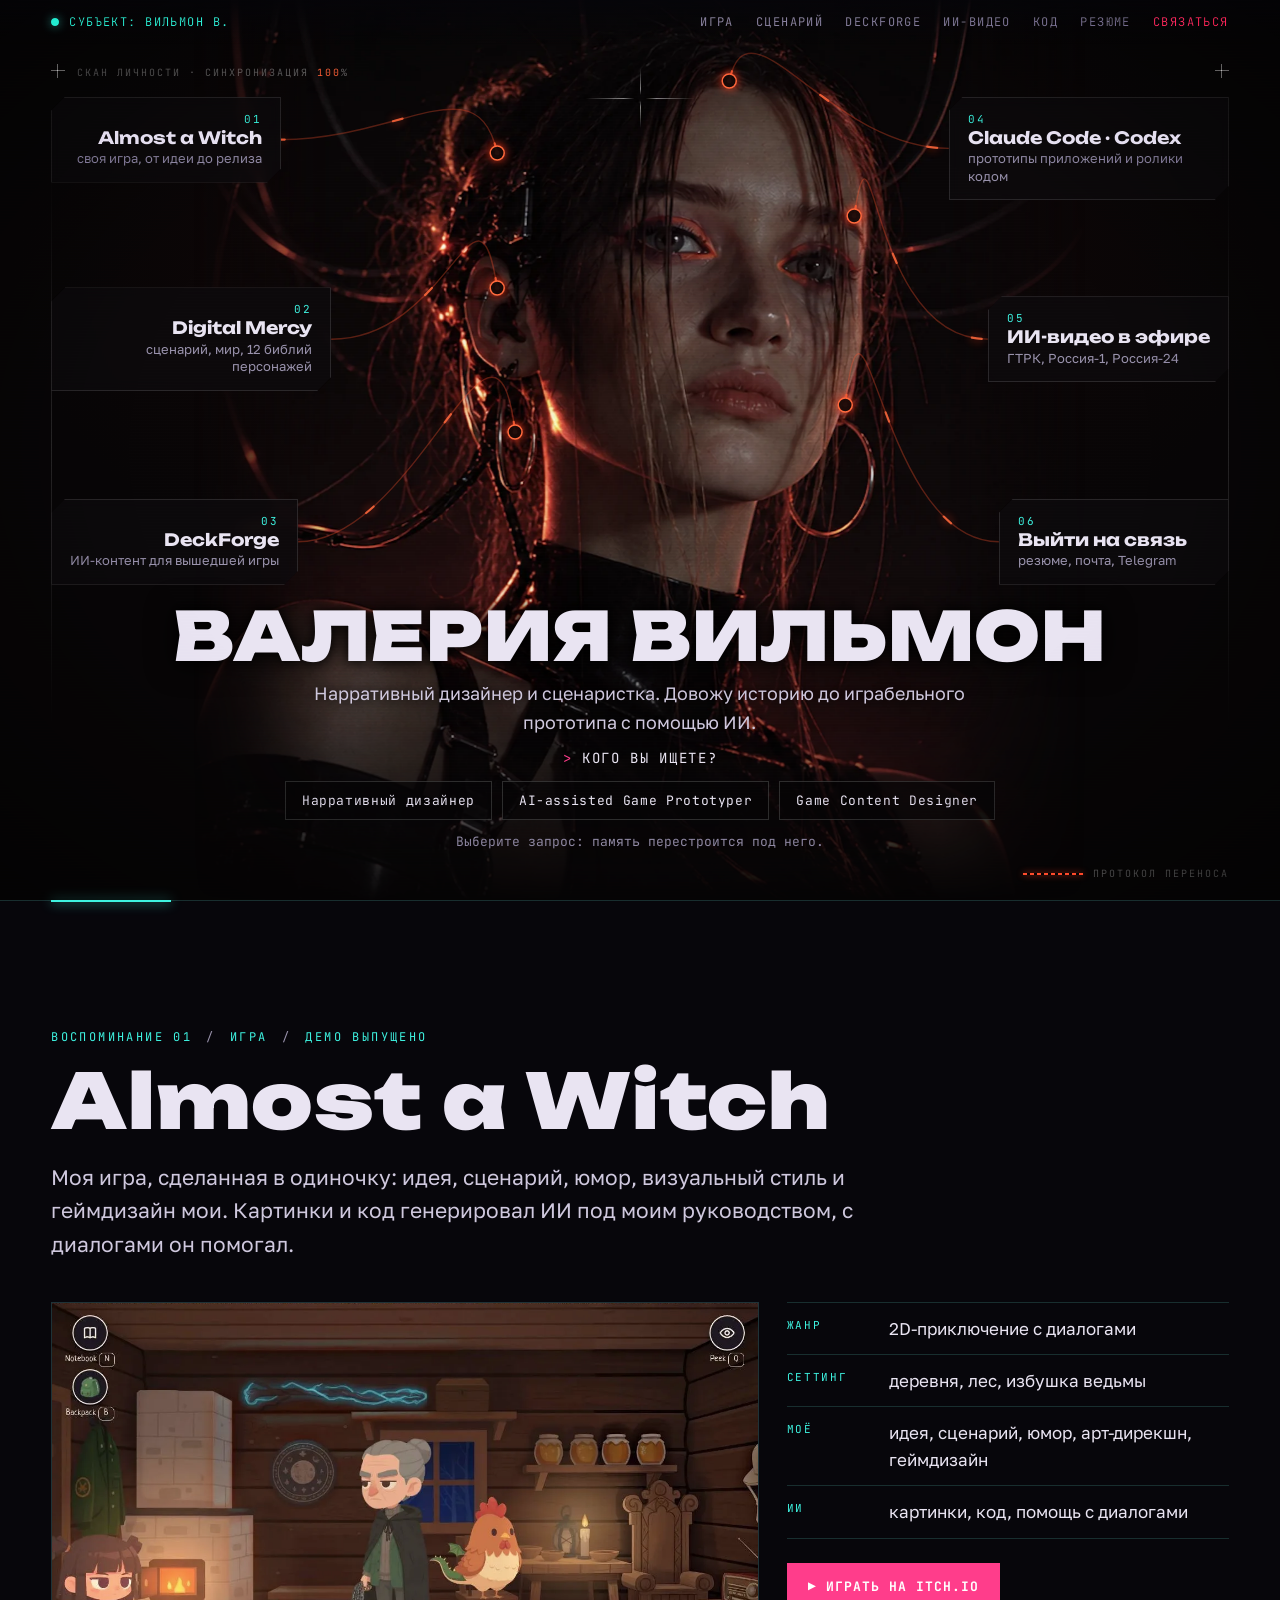
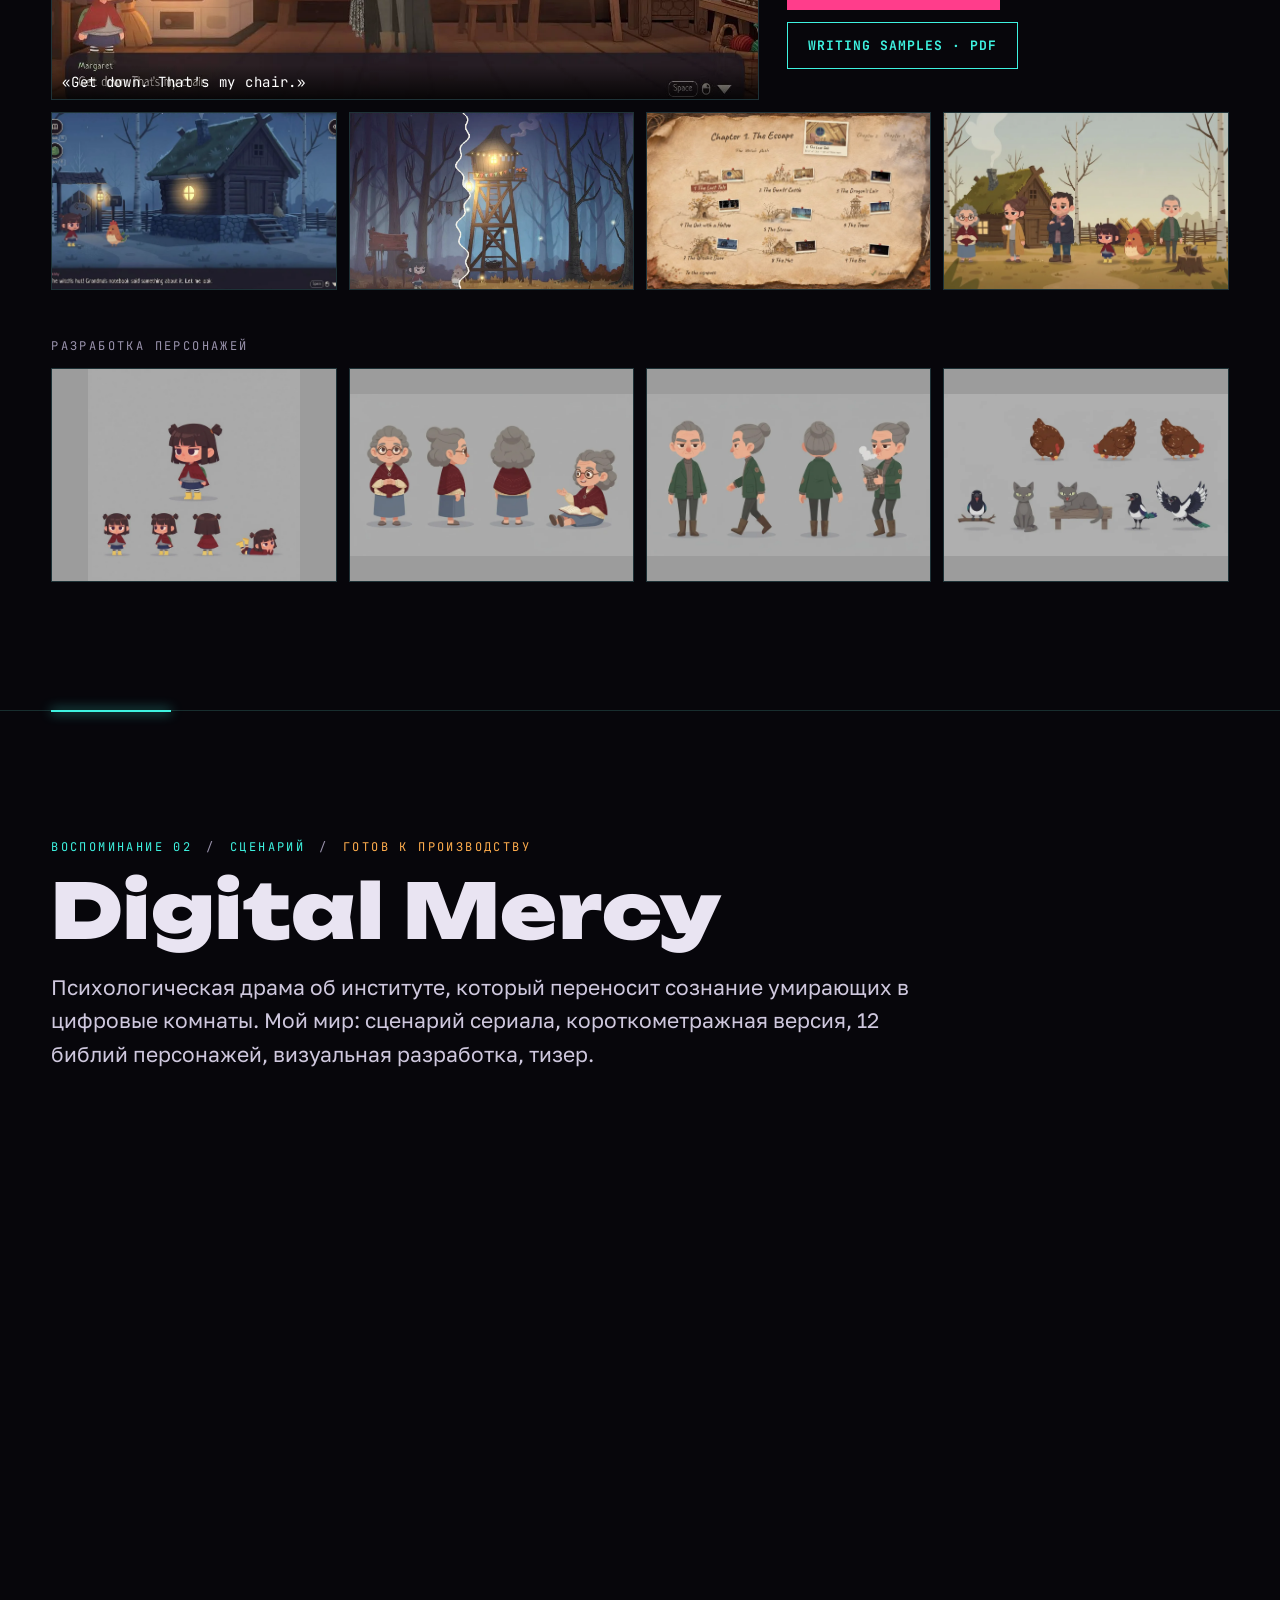
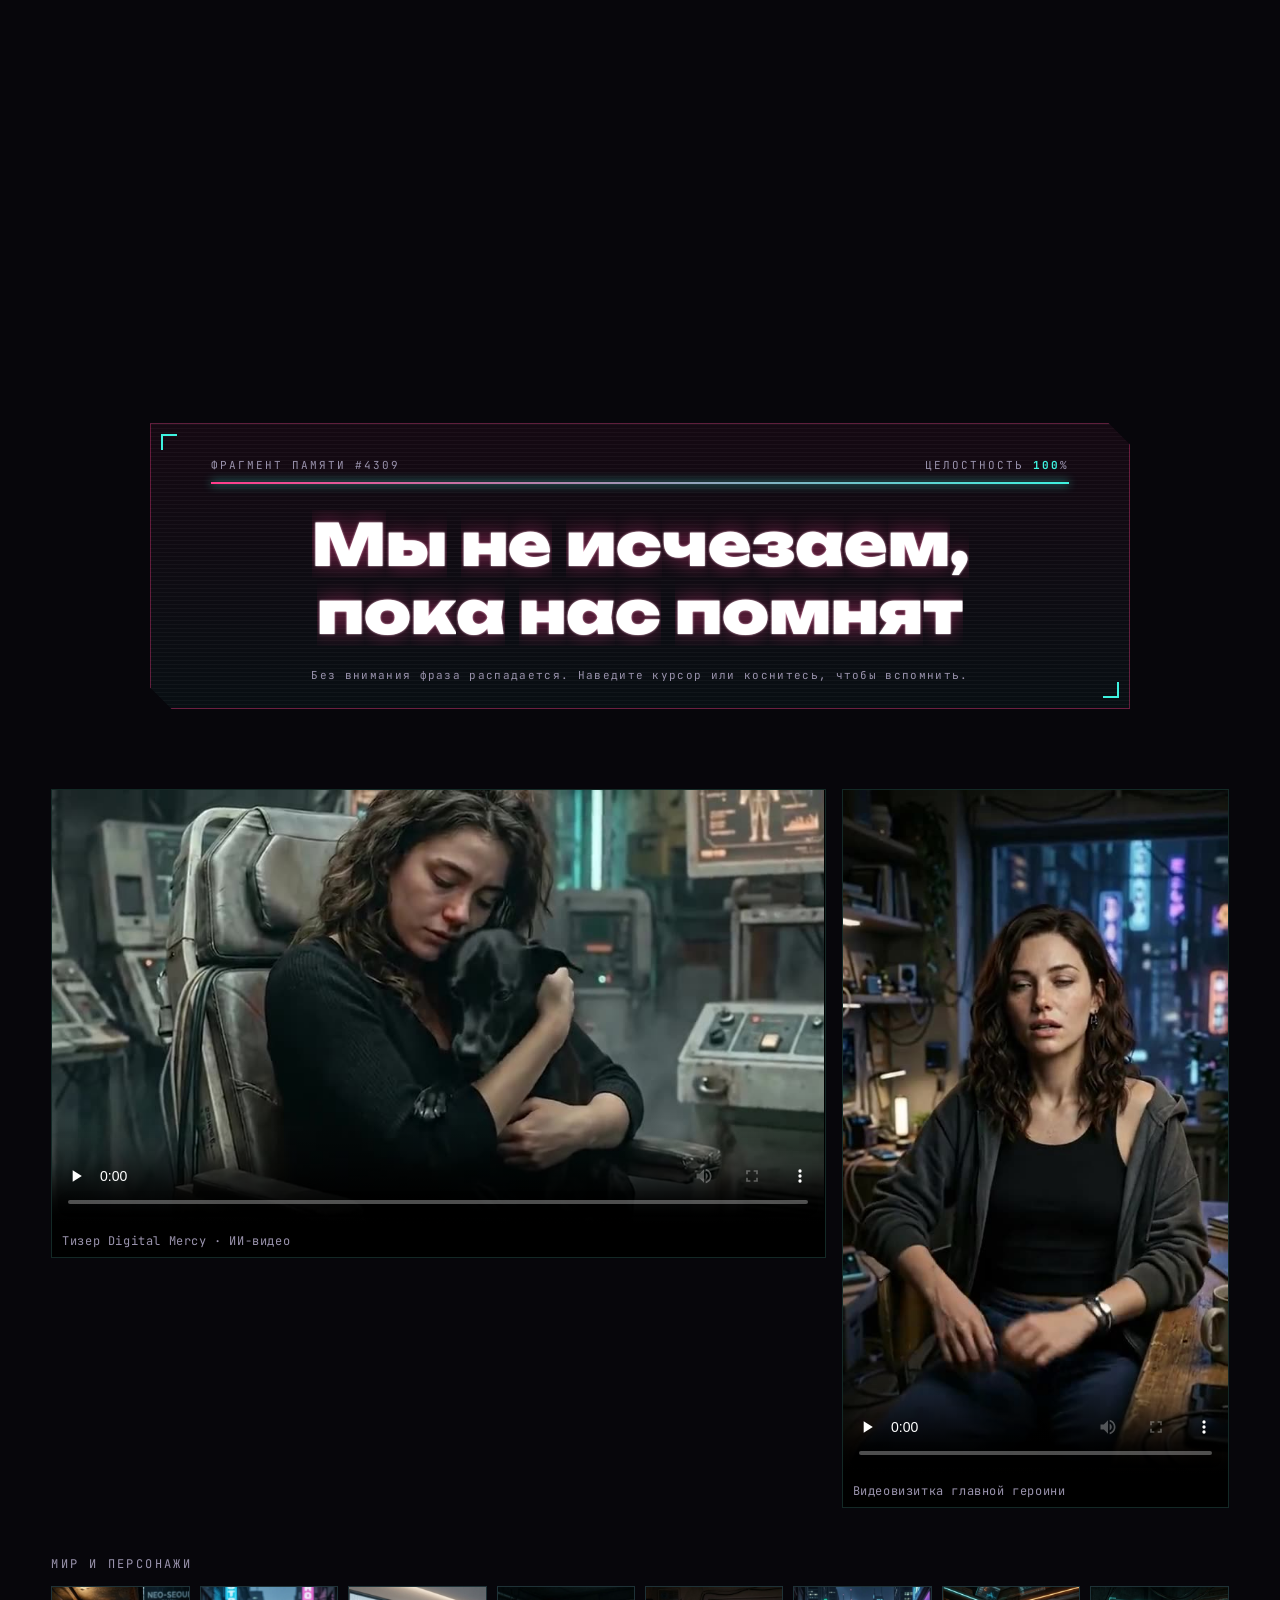
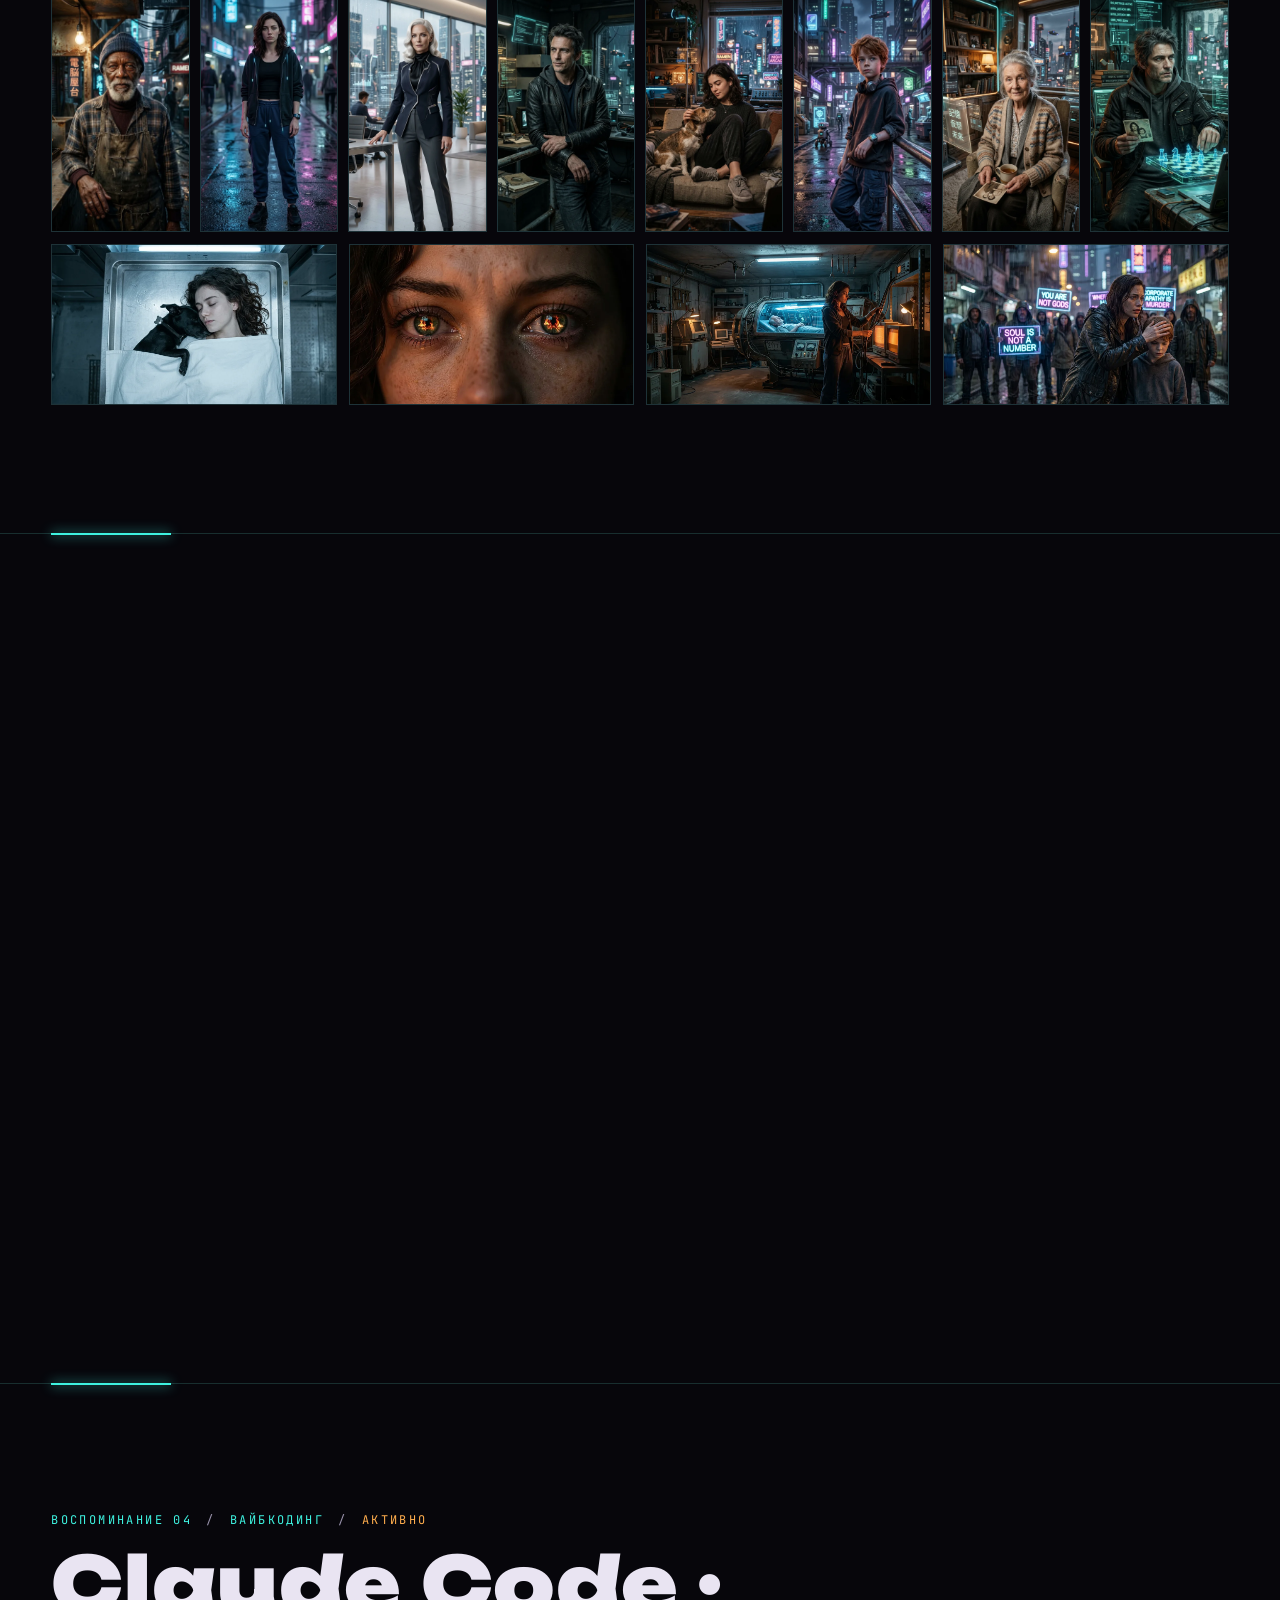
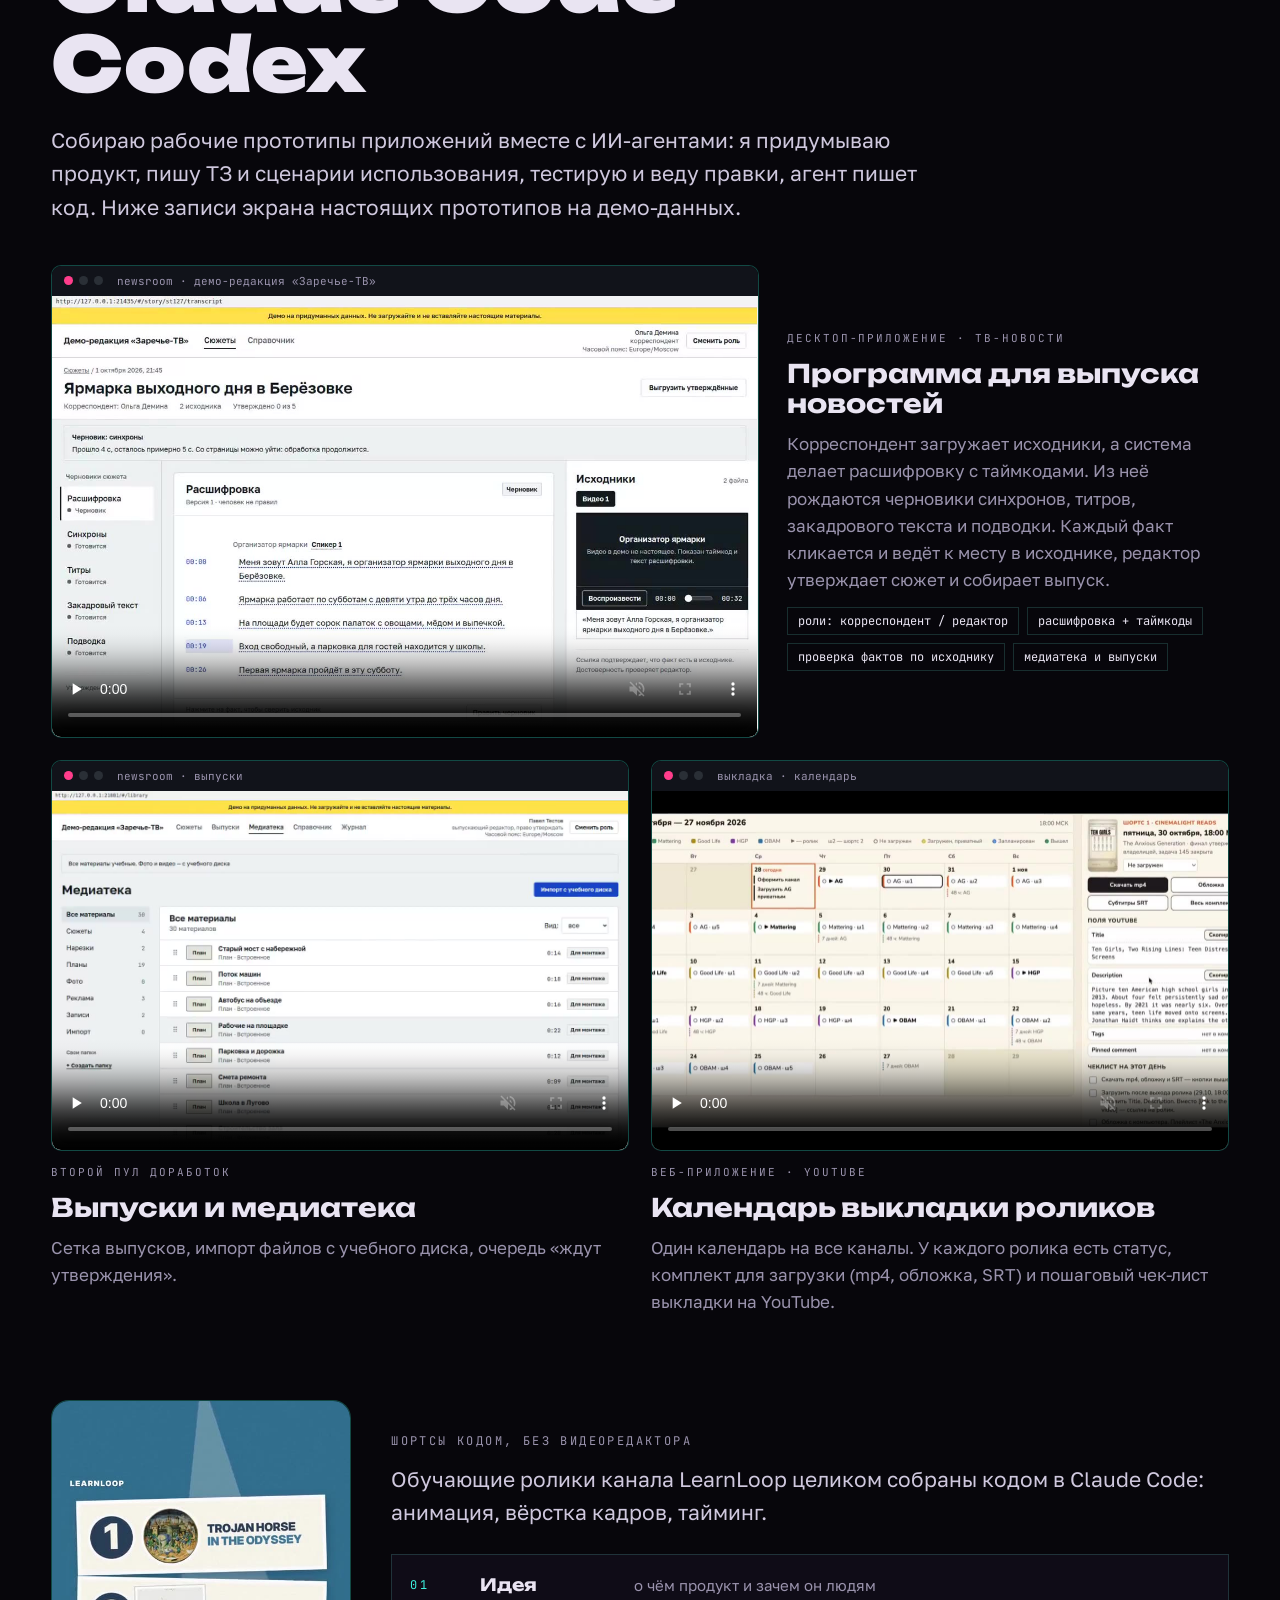
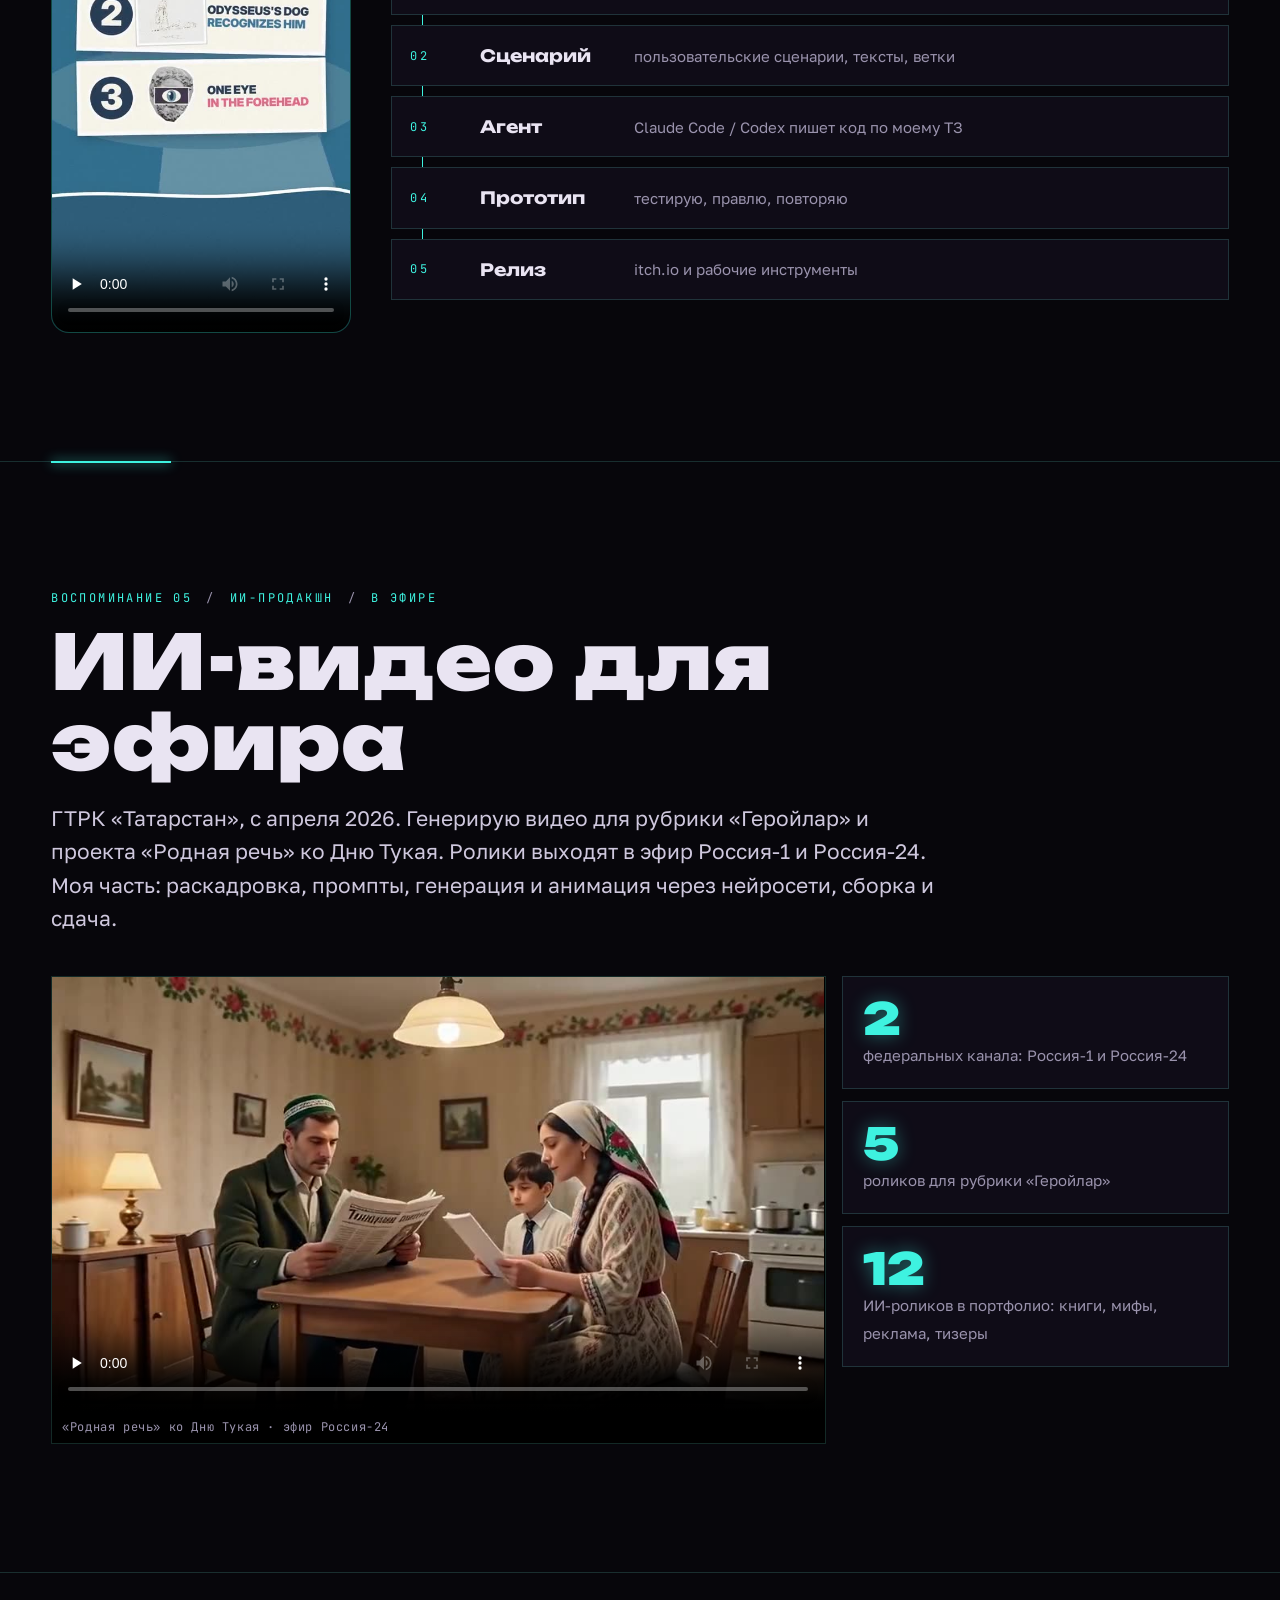
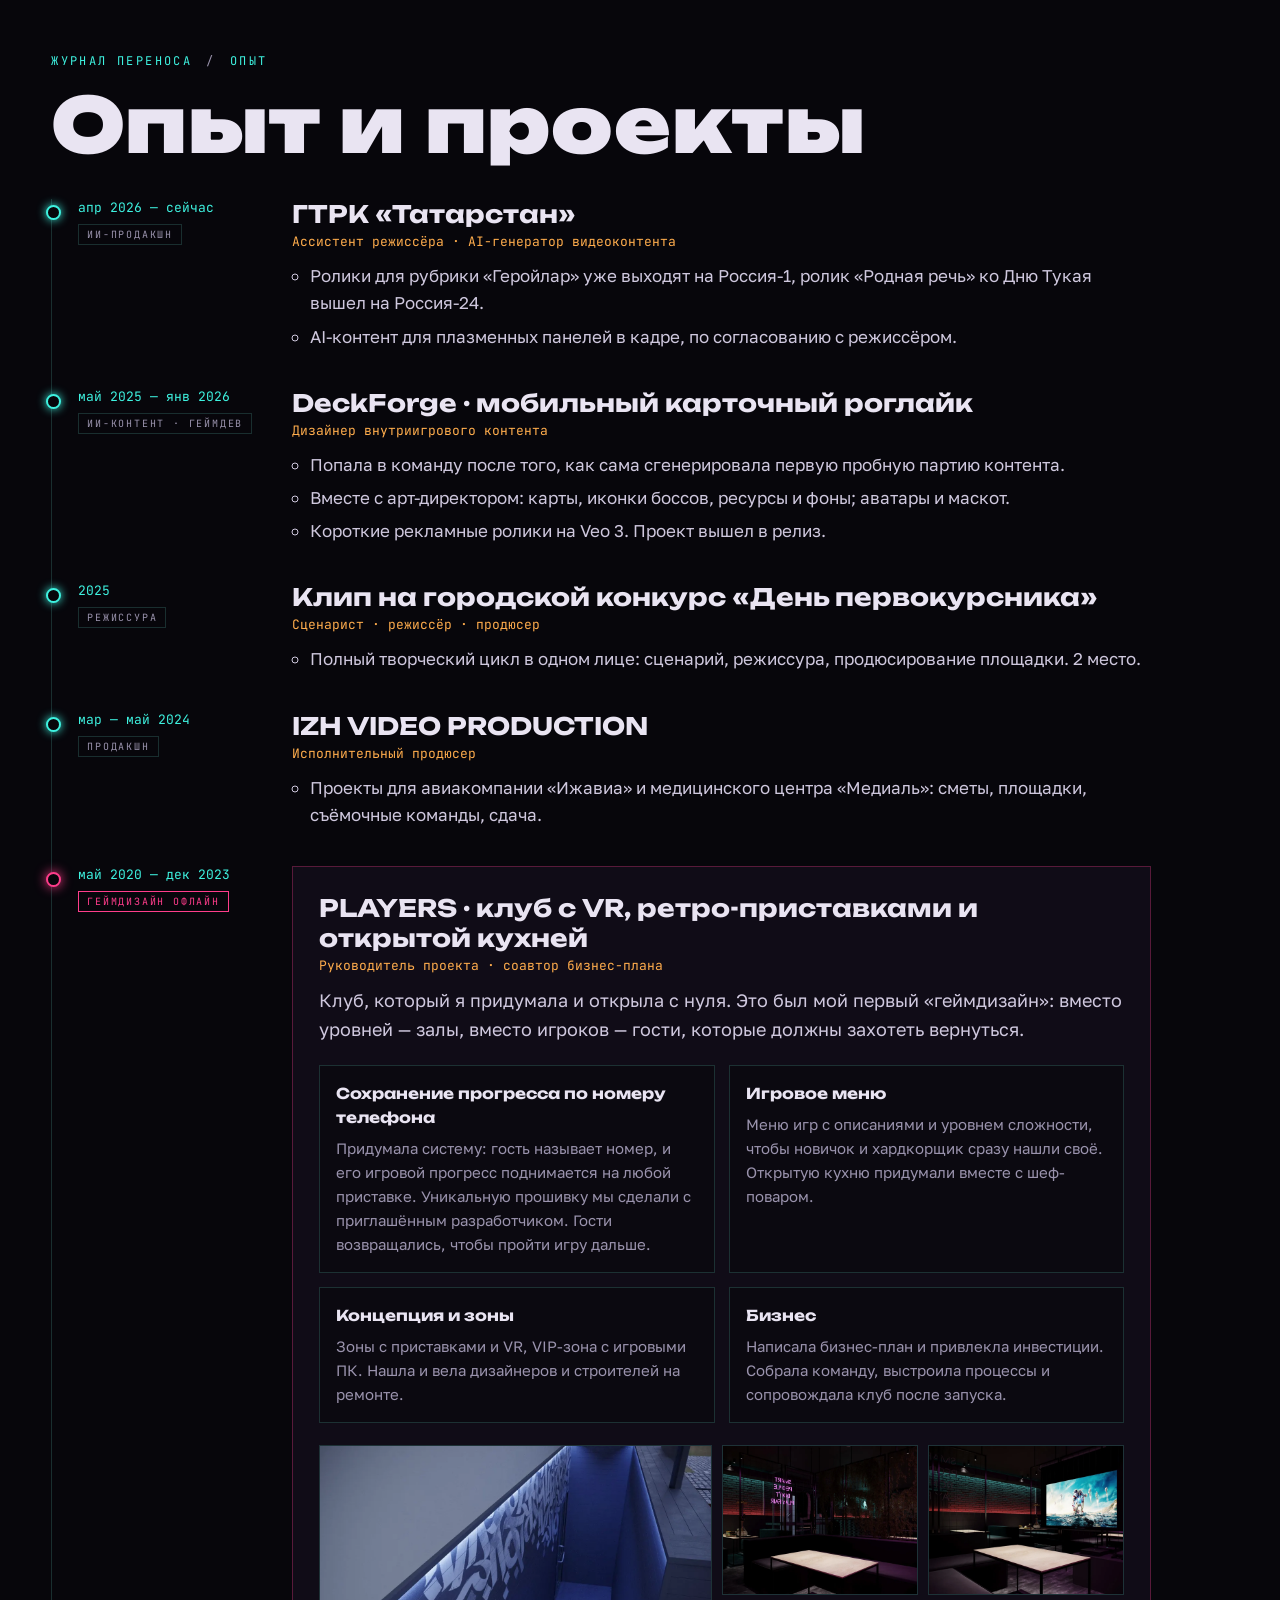
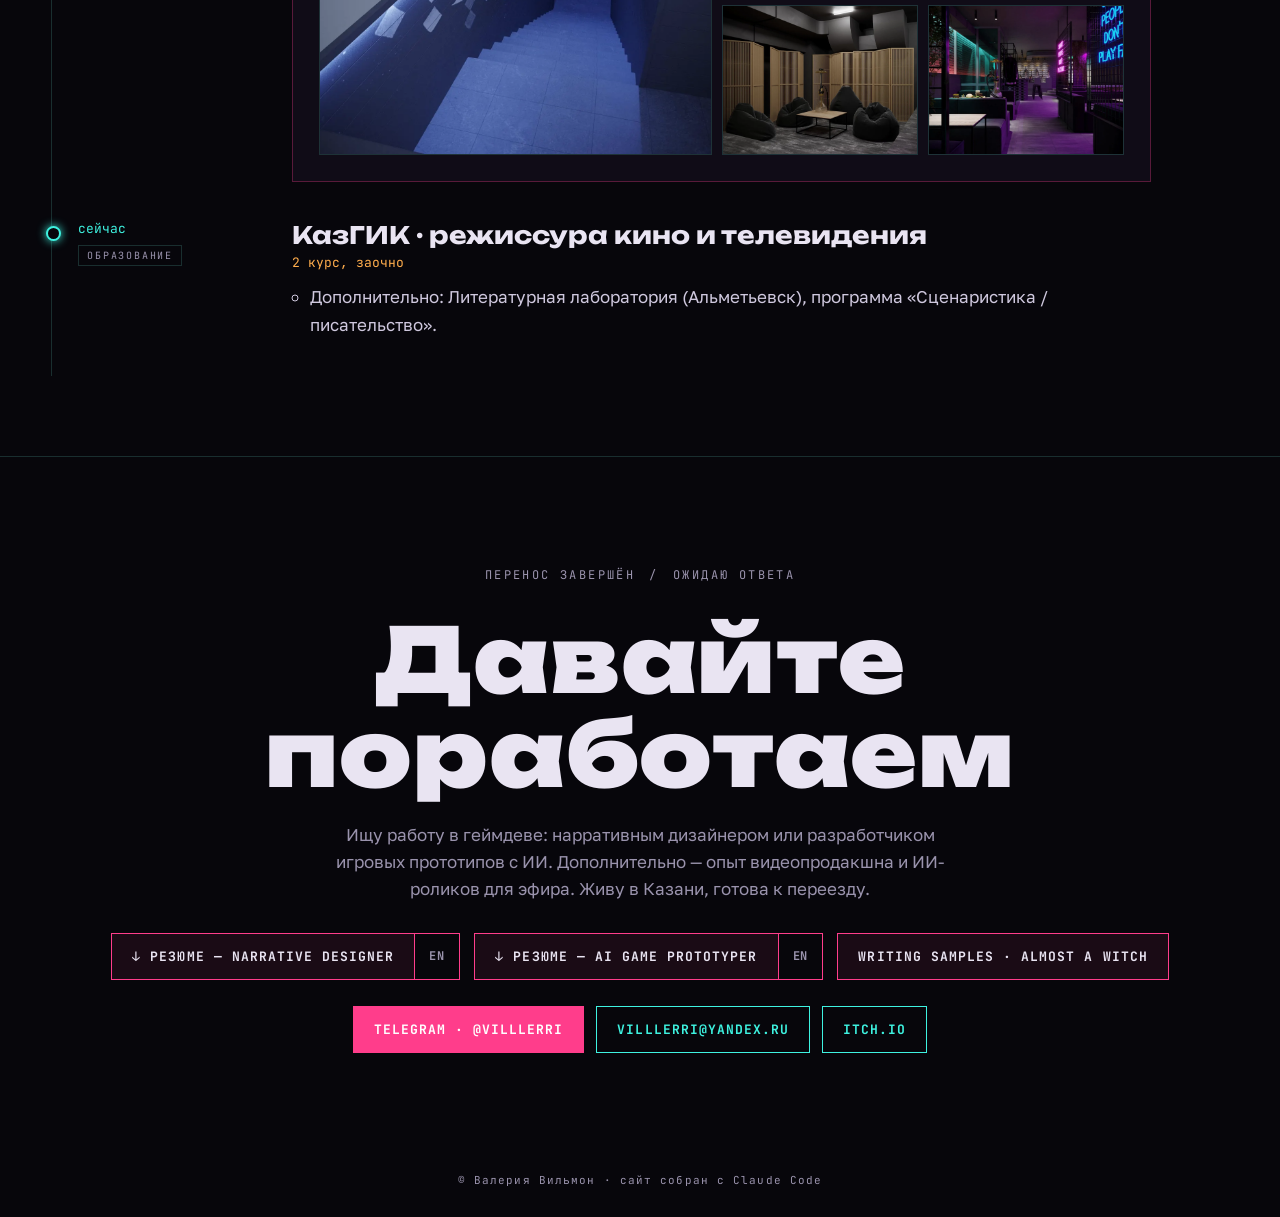
<file: index.html>
<!doctype html>
<html lang="ru">
  <head>
    <meta charset="utf-8" />
    <meta name="viewport" content="width=device-width, initial-scale=1" />
    <title>Валерия Вильмон — нарратив, сценарии, ИИ</title>
    <meta name="description" content="Нарративный дизайнер и сценаристка. Довожу историю до играбельного прототипа с помощью ИИ: Almost a Witch, Digital Mercy, DeckForge, ИИ-ролики для эфира." />
    <meta property="og:title" content="Валерия Вильмон — нарратив, сценарии, ИИ" />
    <meta property="og:description" content="Нарративный дизайнер и сценаристка. Довожу историю до играбельного прототипа с помощью ИИ." />
    <meta property="og:image" content="/assets/img/valeria.webp" />
    <link rel="preconnect" href="https://fonts.googleapis.com" />
    <link rel="preconnect" href="https://fonts.gstatic.com" crossorigin />
    <link href="https://fonts.googleapis.com/css2?family=Unbounded:wght@400;700;900&family=JetBrains+Mono:wght@400;700&family=Golos+Text:wght@400;500;600&display=swap" rel="stylesheet" />
    <script>document.documentElement.classList.add("js")</script>
    <link rel="stylesheet" href="/styles.css?v=15" />
  </head>
  <body>
    <!-- Boot: the visitor is "connected" to the institute's terminal. -->
    <div class="boot" id="boot" aria-hidden="true">
      <div class="boot__inner">
        <p class="boot__org">ИНСТИТУТ ЦИФРОВОГО ПЕРЕНОСА СОЗНАНИЯ</p>
        <pre class="boot__log" id="bootLog"></pre>
        <p class="boot__skip">нажмите любую клавишу, чтобы пропустить</p>
      </div>
    </div>

    <div class="crt" aria-hidden="true"></div>

    <header class="bar">
      <a class="bar__id" href="#top"><span class="dot"></span>СУБЪЕКТ: ВИЛЬМОН В.</a>
      <nav class="bar__nav" aria-label="Разделы">
        <a href="#witch">Игра</a>
        <a href="#mercy">Сценарий</a>
        <a href="#deckforge">DeckForge</a>
        <a href="#video">ИИ-видео</a>
        <a href="#code">Код</a>
        <a href="#resume">Резюме</a>
        <a href="#contact" class="bar__cta">Связаться</a>
      </nav>
    </header>

    <main id="top">
      <!-- HERO: the avatar fills the screen; glowing wires run from her head to each memory. -->
      <section class="hero" id="hero">
        <div class="hud" aria-hidden="true">
          <i class="hud__plus hud__plus--tl"></i><i class="hud__plus hud__plus--tr"></i>
          <i class="hud__cross"></i>
          <i class="hud__rail hud__rail--l"></i><i class="hud__rail hud__rail--r"></i>
          <span class="hud__tag hud__tag--tl">СКАН ЛИЧНОСТИ · СИНХРОНИЗАЦИЯ <b id="sync">0</b>%</span>
          <span class="hud__tag hud__tag--br"><i></i>ПРОТОКОЛ ПЕРЕНОСА</span>
        </div>

        <div class="portrait" id="portrait">
          <div class="portrait__img">
            <img src="/assets/img/valeria-avatar.webp" alt="Валерия Вильмон, цифровой аватар" width="1414" height="1426" />
            <div class="portrait__scan"></div>
          </div>
        </div>

        <svg class="wires" id="wires" aria-hidden="true"></svg>

        <ul class="nodes" id="nodes">
          <li class="node" data-target="witch" data-side="l" data-sensor="0" data-for="vibe narrative">
            <a href="#witch"><span class="node__n">01</span><span class="node__t">Almost a Witch</span><span class="node__s">своя игра, от идеи до релиза</span></a>
            <img class="node__peek" src="/assets/img/witch-cover.webp" alt="" loading="lazy" />
          </li>
          <li class="node" data-target="mercy" data-side="l" data-sensor="1" data-for="narrative ai">
            <a href="#mercy"><span class="node__n">02</span><span class="node__t">Digital Mercy</span><span class="node__s">сценарий, мир, 12 библий персонажей</span></a>
            <img class="node__peek" src="/assets/img/dm-poster.webp" alt="" loading="lazy" />
          </li>
          <li class="node" data-target="deckforge" data-side="l" data-sensor="2" data-for="ai">
            <a href="#deckforge"><span class="node__n">03</span><span class="node__t">DeckForge</span><span class="node__s">ИИ-контент для вышедшей игры</span></a>
            <img class="node__peek" src="/assets/img/deck-round.webp" alt="" loading="lazy" />
          </li>
          <li class="node" data-target="code" data-side="r" data-sensor="3" data-for="vibe">
            <a href="#code"><span class="node__n">04</span><span class="node__t">Claude Code · Codex</span><span class="node__s">прототипы приложений и ролики кодом</span></a>
            <img class="node__peek" src="/assets/video/odyssey.jpg" alt="" loading="lazy" />
          </li>
          <li class="node" data-target="video" data-side="r" data-sensor="4" data-for="ai">
            <a href="#video"><span class="node__n">05</span><span class="node__t">ИИ-видео в эфире</span><span class="node__s">ГТРК, Россия-1, Россия-24</span></a>
            <img class="node__peek" src="/assets/video/tukay.jpg" alt="" loading="lazy" />
          </li>
          <li class="node" data-target="contact" data-side="r" data-sensor="5" data-for="vibe ai narrative">
            <a href="#contact"><span class="node__n">06</span><span class="node__t">Выйти на связь</span><span class="node__s">резюме, почта, Telegram</span></a>
          </li>
        </ul>

        <div class="hero__title">
          <h1 class="glitch" data-text="ВАЛЕРИЯ ВИЛЬМОН">ВАЛЕРИЯ ВИЛЬМОН</h1>
          <p class="hero__role">Нарративный дизайнер и сценаристка. Довожу историю до играбельного прототипа с&nbsp;помощью ИИ.</p>
        </div>

        <div class="query">
          <p class="query__q"><span class="caret">&gt;</span> Кого вы ищете?</p>
          <div class="query__opts" role="group" aria-label="Кого вы ищете">
            <button type="button" data-focus="narrative">Нарративный дизайнер</button>
            <button type="button" data-focus="vibe">AI-assisted Game Prototyper</button>
            <button type="button" data-focus="ai">Game Content Designer</button>
          </div>
          <p class="query__a" id="queryAnswer" aria-live="polite">Выберите запрос: память перестроится под него.</p>
        </div>

        <a class="hero__down" href="#memories" aria-label="К работам">↓ ВОСПОМИНАНИЯ</a>
      </section>

      <div class="memories" id="memories">
        <!-- 01 ALMOST A WITCH -->
        <section class="mem" id="witch" data-mem="witch">
          <header class="mem__head">
            <p class="mem__file">ВОСПОМИНАНИЕ 01 <span>/</span> ИГРА <span>/</span> <i class="ok">ДЕМО ВЫПУЩЕНО</i></p>
            <h2>Almost a Witch</h2>
            <p class="mem__lead">Моя игра, сделанная в одиночку: идея, сценарий, юмор, визуальный стиль и геймдизайн мои. Картинки и код генерировал ИИ под моим руководством, с диалогами он помогал.</p>
          </header>

          <div class="witch">
            <figure class="witch__hero shot" data-full="/assets/img/witch-hut.webp">
              <img src="/assets/img/witch-hut.webp" alt="Внутри избы ведьмы: героиня, ведьма и петух" loading="lazy" width="1280" height="722" />
              <figcaption>«Get down. That's my chair.»</figcaption>
            </figure>
            <div class="witch__info">
              <dl class="spec">
                <div><dt>Жанр</dt><dd>2D-приключение с диалогами</dd></div>
                <div><dt>Сеттинг</dt><dd>деревня, лес, избушка ведьмы</dd></div>
                <div><dt>Моё</dt><dd>идея, сценарий, юмор, арт-дирекшн, геймдизайн</dd></div>
                <div><dt>ИИ</dt><dd>картинки, код, помощь с диалогами</dd></div>
              </dl>
              <div class="links">
                <a class="btn btn--primary" href="https://villlerri.itch.io/almost-a-witch" target="_blank" rel="noopener">▶ Играть на itch.io</a>
                <a class="btn" href="/assets/docs/valeria-vilmon-writing-samples.pdf" target="_blank" rel="noopener">Writing Samples · PDF</a>
              </div>
            </div>
          </div>

          <div class="strip">
            <figure class="shot" data-full="/assets/img/witch-night.webp"><img src="/assets/img/witch-night.webp" alt="Ночь у избы" loading="lazy" /></figure>
            <figure class="shot" data-full="/assets/img/witch-tower.webp"><img src="/assets/img/witch-tower.webp" alt="Башня в ночном лесу" loading="lazy" /></figure>
            <figure class="shot" data-full="/assets/img/witch-map.webp"><img src="/assets/img/witch-map.webp" alt="Карта главы «Побег»" loading="lazy" /></figure>
            <figure class="shot" data-full="/assets/img/witch-village.webp"><img src="/assets/img/witch-village.webp" alt="Жители деревни" loading="lazy" /></figure>
          </div>
          <p class="sub">Разработка персонажей</p>
          <div class="strip strip--sheets">
            <figure class="shot" data-full="/assets/img/witch-sheet-heroine.webp"><img src="/assets/img/witch-sheet-heroine.webp" alt="Пенни, главная героиня: лист персонажа" loading="lazy" /></figure>
            <figure class="shot" data-full="/assets/img/witch-sheet-granny.webp"><img src="/assets/img/witch-sheet-granny.webp" alt="Бабушка: лист персонажа" loading="lazy" /></figure>
            <figure class="shot" data-full="/assets/img/witch-sheet-forester.webp"><img src="/assets/img/witch-sheet-forester.webp" alt="Лесник: лист персонажа" loading="lazy" /></figure>
            <figure class="shot" data-full="/assets/img/witch-sheet-animals.webp"><img src="/assets/img/witch-sheet-animals.webp" alt="Петух, кот и сорока" loading="lazy" /></figure>
          </div>
        </section>

        <!-- 02 DIGITAL MERCY -->
        <section class="mem" id="mercy" data-mem="mercy">
          <header class="mem__head">
            <p class="mem__file">ВОСПОМИНАНИЕ 02 <span>/</span> СЦЕНАРИЙ <span>/</span> <i>ГОТОВ К ПРОИЗВОДСТВУ</i></p>
            <h2>Digital Mercy</h2>
            <p class="mem__lead">Психологическая драма об институте, который переносит сознание умирающих в цифровые комнаты. Мой мир: сценарий сериала, короткометражная версия, 12 библий персонажей, визуальная разработка, тизер.</p>
          </header>

          <div class="mercy">
            <figure class="mercy__poster shot" data-full="/assets/img/dm-poster.webp">
              <img src="/assets/img/dm-poster.webp" alt="Постер Digital Mercy" loading="lazy" width="768" height="1376" />
            </figure>

            <div class="term">
              <div class="term__bar"><span></span><span></span><span></span><b>digital_mercy_v13.txt · сцена 1-3</b></div>
              <div class="script" tabindex="0">
                <p class="sl">1-3. ИНТ. КАБИНЕТ ЛИЗЫ. ДЕНЬ 1</p>
                <p class="ac">На стене — детский рисунок в самодельной рамке: разноцветная карта, подпись детским почерком: «Мир, где никто не болеет». Напротив Лизы — ЭММА (22), бледная, взвинченная, с маленьким чёрным лохматым псом ГИЛОМ на руках.</p>
                <p class="ch">ЭММА</p>
                <p class="dl">...он тихий, честно. Да и у нас ведь будет своя комната, кому он там помешает? Может, в виде исключения?</p>
                <p class="ch">ЛИЗА <i>(терпеливо)</i></p>
                <p class="dl">Мы не переносим животных. Без исключений.</p>
                <p class="ch">ЭММА <i>(вспыхивает)</i></p>
                <p class="dl">Он не животное. <i>(спохватившись)</i> Ну то есть — конечно, животное. Но он... он без меня не сможет.</p>
                <p class="ch">ЛИЗА <i>(сухо)</i></p>
                <p class="dl">Перенос необратим. Только по добровольному согласию. <i>(на Гила)</i> А он согласия дать не может.</p>
                <p class="ac">Эмма прижимает Гила к себе, будто его уже отбирают.</p>
                <p class="ch">ЛИЗА <i>(мягче)</i></p>
                <p class="dl">Я поставлю вас на завтра.</p>
                <p class="ac">Эмма с надеждой поднимает глаза.</p>
                <p class="ch">ЛИЗА</p>
                <p class="dl">Одну.</p>
                <p class="ac">Надежда гаснет.</p>
                <p class="ch">ЭММА <i>(тихо)</i></p>
                <p class="dl">Тогда я зря пришла. <i>(Гилу)</i> Пойдём, малыш.</p>
                <p class="ac">Пальцы Лизы сжимают край стола. Она опускает глаза в планшет — и не читает. Эмма уже у двери.</p>
                <p class="ch">ЛИЗА <i>(резко)</i></p>
                <p class="dl">Подождите.</p>
                <p class="ac">Лиза сама не ждала от себя этого слова.</p>
                <p class="cut"><a href="https://t.me/Villlerri" target="_blank" rel="noopener">ПРОДОЛЖЕНИЕ — В ПОЛНОМ СЦЕНАРИИ: ЗАПРОСИТЬ →</a></p>
              </div>
            </div>
          </div>

          <div class="why">
            <div><b>Выбор без правильного ответа</b><p>Сочувствие против правила, на котором держится вся жизнь героини. Вся дилемма игрового нарратива в одной сцене.</p></div>
            <div><b>Детали, которые выстреливают</b><p>Детский рисунок, блокнот, бейдж. Каждая вещь в кадре возвращается в финале и меняет смысл.</p></div>
            <div><b>Подтекст вместо объяснений</b><p>Персонажи говорят мало, а решают много. Чувства видны в жестах.</p></div>
          </div>

          <figure class="memq" id="memq">
            <div class="memq__hud" aria-hidden="true">
              <span>ФРАГМЕНТ ПАМЯТИ #4309</span>
              <span>ЦЕЛОСТНОСТЬ <b id="memqPct">100</b>%</span>
            </div>
            <div class="memq__bar" aria-hidden="true"><i id="memqBar"></i></div>
            <blockquote class="memq__text" id="memqText">Мы не исчезаем, пока нас помнят</blockquote>
            <figcaption class="memq__hint">Без внимания фраза распадается. Наведите курсор или коснитесь, чтобы вспомнить.</figcaption>
          </figure>

          <div class="media2">
            <figure class="vid">
              <video src="/assets/video/dm-teaser.mp4" poster="/assets/video/dm-teaser.jpg" controls preload="none" playsinline></video>
              <figcaption>Тизер Digital Mercy · ИИ-видео</figcaption>
            </figure>
            <figure class="vid vid--tall">
              <video src="/assets/video/eliza-card.mp4" poster="/assets/video/eliza-card.jpg" controls preload="none" playsinline></video>
              <figcaption>Видеовизитка главной героини</figcaption>
            </figure>
          </div>

          <p class="sub">Мир и персонажи</p>
          <div class="cast">
            <figure class="shot" data-full="/assets/img/dm-mor.webp"><img src="/assets/img/dm-mor.webp" alt="Старик Мор" loading="lazy" /></figure>
            <figure class="shot" data-full="/assets/img/dm-eliza.webp"><img src="/assets/img/dm-eliza.webp" alt="Персонаж Digital Mercy" loading="lazy" /></figure>
            <figure class="shot" data-full="/assets/img/dm-victoria.webp"><img src="/assets/img/dm-victoria.webp" alt="Персонаж Digital Mercy" loading="lazy" /></figure>
            <figure class="shot" data-full="/assets/img/dm-daniel.webp"><img src="/assets/img/dm-daniel.webp" alt="Персонаж Digital Mercy" loading="lazy" /></figure>
            <figure class="shot" data-full="/assets/img/dm-emma.webp"><img src="/assets/img/dm-emma.webp" alt="Персонаж с псом" loading="lazy" /></figure>
            <figure class="shot" data-full="/assets/img/dm-teo.webp"><img src="/assets/img/dm-teo.webp" alt="Персонаж Digital Mercy" loading="lazy" /></figure>
            <figure class="shot" data-full="/assets/img/dm-anna.webp"><img src="/assets/img/dm-anna.webp" alt="Персонаж Digital Mercy" loading="lazy" /></figure>
            <figure class="shot" data-full="/assets/img/dm-chess.webp"><img src="/assets/img/dm-chess.webp" alt="Персонаж Digital Mercy" loading="lazy" /></figure>
          </div>
          <div class="strip strip--places">
<figure class="shot" data-full="/assets/img/dm-bodies.webp"><img src="/assets/img/dm-bodies.webp" alt="Эмма и Гил под одной простынёй" loading="lazy" /></figure>
            <figure class="shot" data-full="/assets/img/dm-eyes.webp"><img src="/assets/img/dm-eyes.webp" alt="Глаза героини крупным планом" loading="lazy" /></figure>
            <figure class="shot" data-full="/assets/img/dm-transfer.webp"><img src="/assets/img/dm-transfer.webp" alt="Лаборатория с капсулой переноса" loading="lazy" /></figure>
            <figure class="shot" data-full="/assets/img/dm-protest.webp"><img src="/assets/img/dm-protest.webp" alt="Протест на ночной улице: «Soul is not a number»" loading="lazy" /></figure>
          </div>
        </section>

        <!-- 03 DECKFORGE -->
        <section class="mem" id="deckforge" data-mem="deckforge">
          <header class="mem__head">
            <p class="mem__file">ВОСПОМИНАНИЕ 03 <span>/</span> ИИ-КОНТЕНТ ДЛЯ ИГРЫ <span>/</span> <i class="ok">В РЕЛИЗЕ</i></p>
            <h2>DeckForge</h2>
            <p class="mem__lead">Мобильный карточный роглайк, май 2025 – январь 2026. В команду меня взяли после пробной партии контента. Вся визуальная часть ниже сделана мной с помощью ИИ: карты, боссы, маскот и рекламные ролики на Veo 3.</p>
          </header>
          <div class="deck">
            <div class="deck__phones">
              <figure class="phone shot" data-full="/assets/img/deck-round.webp"><img src="/assets/img/deck-round.webp" alt="DeckForge: раунд" loading="lazy" /></figure>
              <figure class="phone shot" data-full="/assets/img/deck-jokers.webp"><img src="/assets/img/deck-jokers.webp" alt="DeckForge: магазин джокеров" loading="lazy" /></figure>
              <figure class="phone shot" data-full="/assets/img/deck-citadel.webp"><img src="/assets/img/deck-citadel.webp" alt="DeckForge: цитадель" loading="lazy" /></figure>
              <figure class="phone vid"><video src="/assets/video/deckforge.mp4" poster="/assets/video/deckforge.jpg" controls preload="none" playsinline></video></figure>
            </div>
            <div class="deck__side">
              <ul class="ticks">
                <li>Карты джокеров и боссов</li>
                <li>Маскот и его «подкаст» для соцсетей</li>
                <li>Рекламные ролики на Veo 3</li>
                <li>Игра вышла: VK Игры, RuStore, Telegram Apps</li>
              </ul>
              <div class="links">
                <a class="btn" href="https://www.rustore.ru/catalog/app/net.deckforge.game" target="_blank" rel="noopener">RuStore</a>
              </div>
            </div>
          </div>
        </section>

        <!-- 04 CLAUDE CODE -->
        <section class="mem" id="code" data-mem="code">
          <header class="mem__head">
            <p class="mem__file">ВОСПОМИНАНИЕ 04 <span>/</span> ВАЙБКОДИНГ <span>/</span> <i>АКТИВНО</i></p>
            <h2>Claude Code · Codex</h2>
            <p class="mem__lead">Собираю рабочие прототипы приложений вместе с ИИ-агентами: я придумываю продукт, пишу ТЗ и сценарии использования, тестирую и веду правки, агент пишет код. Ниже записи экрана настоящих прототипов на демо-данных.</p>
          </header>

          <div class="protos">
            <article class="proto proto--wide">
              <figure class="screen vid">
                <div class="screen__bar"><span></span><span></span><span></span><b>newsroom · демо-редакция «Заречье-ТВ»</b></div>
                <video src="/assets/video/newsroom-1.mp4" poster="/assets/video/newsroom-1.jpg" controls muted preload="none" playsinline></video>
              </figure>
              <div class="proto__txt">
                <p class="proto__tag">ДЕСКТОП-ПРИЛОЖЕНИЕ · ТВ-НОВОСТИ</p>
                <h3>Программа для выпуска новостей</h3>
                <p>Корреспондент загружает исходники, а система делает расшифровку с таймкодами. Из неё рождаются черновики синхронов, титров, закадрового текста и подводки. Каждый факт кликается и ведёт к месту в исходнике, редактор утверждает сюжет и собирает выпуск.</p>
                <ul class="chips"><li>роли: корреспондент / редактор</li><li>расшифровка + таймкоды</li><li>проверка фактов по исходнику</li><li>медиатека и выпуски</li></ul>
              </div>
            </article>
            <article class="proto">
              <figure class="screen vid">
                <div class="screen__bar"><span></span><span></span><span></span><b>newsroom · выпуски</b></div>
                <video src="/assets/video/newsroom-2.mp4" poster="/assets/video/newsroom-2.jpg" controls muted preload="none" playsinline></video>
              </figure>
              <div class="proto__txt">
                <p class="proto__tag">ВТОРОЙ ПУЛ ДОРАБОТОК</p>
                <h3>Выпуски и медиатека</h3>
                <p>Сетка выпусков, импорт файлов с учебного диска, очередь «ждут утверждения».</p>
              </div>
            </article>
            <article class="proto">
              <figure class="screen vid">
                <div class="screen__bar"><span></span><span></span><span></span><b>выкладка · календарь</b></div>
                <video src="/assets/video/calendar.mp4" poster="/assets/video/calendar.jpg" controls muted preload="none" playsinline></video>
              </figure>
              <div class="proto__txt">
                <p class="proto__tag">ВЕБ-ПРИЛОЖЕНИЕ · YOUTUBE</p>
                <h3>Календарь выкладки роликов</h3>
                <p>Один календарь на все каналы. У каждого ролика есть статус, комплект для загрузки (mp4, обложка, SRT) и пошаговый чек-лист выкладки на YouTube.</p>
              </div>
            </article>
          </div>

          <div class="code">
            <figure class="phone vid">
              <video src="/assets/video/odyssey.mp4" poster="/assets/video/odyssey.jpg" controls preload="none" playsinline></video>
              <figcaption>LearnLoop: «Одиссея», правда или выдумка</figcaption>
            </figure>
            <div>
              <p class="sub" style="margin-top:0">Шортсы кодом, без видеоредактора</p>
              <p class="mem__lead" style="margin:0 0 24px">Обучающие ролики канала LearnLoop целиком собраны кодом в Claude Code: анимация, вёрстка кадров, тайминг.</p>
              <ol class="pipe">
                <li><b>Идея</b><span>о чём продукт и зачем он людям</span></li>
                <li><b>Сценарий</b><span>пользовательские сценарии, тексты, ветки</span></li>
                <li><b>Агент</b><span>Claude Code / Codex пишет код по моему ТЗ</span></li>
                <li><b>Прототип</b><span>тестирую, правлю, повторяю</span></li>
                <li><b>Релиз</b><span>itch.io и рабочие инструменты</span></li>
              </ol>
            </div>
          </div>
        </section>

        <!-- 05 AI VIDEO -->
        <section class="mem" id="video" data-mem="video">
          <header class="mem__head">
            <p class="mem__file">ВОСПОМИНАНИЕ 05 <span>/</span> ИИ-ПРОДАКШН <span>/</span> <i class="ok">В ЭФИРЕ</i></p>
            <h2>ИИ-видео для эфира</h2>
            <p class="mem__lead">ГТРК «Татарстан», с апреля 2026. Генерирую видео для рубрики «Геройлар» и проекта «Родная речь» ко Дню Тукая. Ролики выходят в эфир Россия-1 и Россия-24. Моя часть: раскадровка, промпты, генерация и анимация через нейросети, сборка и сдача.</p>
          </header>
          <div class="media2">
            <figure class="vid">
              <video src="/assets/video/tukay.mp4" poster="/assets/video/tukay.jpg" controls preload="none" playsinline></video>
              <figcaption>«Родная речь» ко Дню Тукая · эфир Россия-24</figcaption>
            </figure>
            <div class="facts">
              <div><b>2</b><span>федеральных канала: Россия-1 и Россия-24</span></div>
              <div><b>5</b><span>роликов для рубрики «Геройлар»</span></div>
              <div><b>12</b><span>ИИ-роликов в портфолио: книги, мифы, реклама, тизеры</span></div>
            </div>
          </div>
        </section>
      </div>

      <!-- Career log -->
      <section class="log" id="log">
        <header class="mem__head">
          <p class="mem__file">ЖУРНАЛ ПЕРЕНОСА <span>/</span> ОПЫТ</p>
          <h2>Опыт и проекты</h2>
        </header>

        <ol class="sessions">
          <li class="sess">
            <div class="sess__meta"><time>апр 2026 — сейчас</time><span class="sess__tag">ИИ-ПРОДАКШН</span></div>
            <div class="sess__body">
              <h3>ГТРК «Татарстан»</h3>
              <p class="sess__role">Ассистент режиссёра · AI-генератор видеоконтента</p>
              <ul><li>Ролики для рубрики «Геройлар» уже выходят на Россия-1, ролик «Родная речь» ко Дню Тукая вышел на Россия-24.</li><li>AI-контент для плазменных панелей в кадре, по согласованию с режиссёром.</li></ul>
            </div>
          </li>
          <li class="sess">
            <div class="sess__meta"><time>май 2025 — янв 2026</time><span class="sess__tag">ИИ-КОНТЕНТ · ГЕЙМДЕВ</span></div>
            <div class="sess__body">
              <h3>DeckForge · мобильный карточный роглайк</h3>
              <p class="sess__role">Дизайнер внутриигрового контента</p>
              <ul><li>Попала в команду после того, как сама сгенерировала первую пробную партию контента.</li><li>Вместе с арт-директором: карты, иконки боссов, ресурсы и фоны; аватары и маскот.</li><li>Короткие рекламные ролики на Veo 3. Проект вышел в релиз.</li></ul>
            </div>
          </li>
          <li class="sess">
            <div class="sess__meta"><time>2025</time><span class="sess__tag">РЕЖИССУРА</span></div>
            <div class="sess__body">
              <h3>Клип на городской конкурс «День первокурсника»</h3>
              <p class="sess__role">Сценарист · режиссёр · продюсер</p>
              <ul><li>Полный творческий цикл в одном лице: сценарий, режиссура, продюсирование площадки. 2 место.</li></ul>
            </div>
          </li>
          <li class="sess">
            <div class="sess__meta"><time>мар — май 2024</time><span class="sess__tag">ПРОДАКШН</span></div>
            <div class="sess__body">
              <h3>IZH VIDEO PRODUCTION</h3>
              <p class="sess__role">Исполнительный продюсер</p>
              <ul><li>Проекты для авиакомпании «Ижавиа» и медицинского центра «Медиаль»: сметы, площадки, съёмочные команды, сдача.</li></ul>
            </div>
          </li>

          <li class="sess sess--big">
            <div class="sess__meta"><time>май 2020 — дек 2023</time><span class="sess__tag sess__tag--pink">ГЕЙМДИЗАЙН ОФЛАЙН</span></div>
            <div class="sess__body">
              <h3>PLAYERS · клуб с VR, ретро-приставками и открытой кухней</h3>
              <p class="sess__role">Руководитель проекта · соавтор бизнес-плана</p>
              <p class="sess__lead">Клуб, который я придумала и открыла с нуля. Это был мой первый «геймдизайн»: вместо уровней — залы, вместо игроков — гости, которые должны захотеть вернуться.</p>
              <div class="perks">
                <div><b>Сохранение прогресса по номеру телефона</b><p>Придумала систему: гость называет номер, и его игровой прогресс поднимается на любой приставке. Уникальную прошивку мы сделали с приглашённым разработчиком. Гости возвращались, чтобы пройти игру дальше.</p></div>
                <div><b>Игровое меню</b><p>Меню игр с описаниями и уровнем сложности, чтобы новичок и хардкорщик сразу нашли своё. Открытую кухню придумали вместе с шеф-поваром.</p></div>
                <div><b>Концепция и зоны</b><p>Зоны с приставками и VR, VIP-зона с игровыми ПК. Нашла и вела дизайнеров и строителей на ремонте.</p></div>
                <div><b>Бизнес</b><p>Написала бизнес-план и привлекла инвестиции. Собрала команду, выстроила процессы и сопровождала клуб после запуска.</p></div>
              </div>
              <div class="players">
                <figure class="shot" data-full="/assets/img/players-entrance.webp"><img src="/assets/img/players-entrance.webp" alt="PLAYERS: входная группа" loading="lazy" /></figure>
                <figure class="shot" data-full="/assets/img/players-neon.webp"><img src="/assets/img/players-neon.webp" alt="PLAYERS: игровой зал с неоном" loading="lazy" /></figure>
                <figure class="shot" data-full="/assets/img/players-hall.webp"><img src="/assets/img/players-hall.webp" alt="PLAYERS: зал с экраном" loading="lazy" /></figure>
                <figure class="shot" data-full="/assets/img/players-lounge.webp"><img src="/assets/img/players-lounge.webp" alt="PLAYERS: лаунж-зона" loading="lazy" /></figure>
                <figure class="shot" data-full="/assets/img/players-corridor.webp"><img src="/assets/img/players-corridor.webp" alt="PLAYERS: неоновый коридор" loading="lazy" /></figure>
              </div>
            </div>
          </li>

          <li class="sess">
            <div class="sess__meta"><time>сейчас</time><span class="sess__tag">ОБРАЗОВАНИЕ</span></div>
            <div class="sess__body">
              <h3>КазГИК · режиссура кино и телевидения</h3>
              <p class="sess__role">2 курс, заочно</p>
              <ul><li>Дополнительно: Литературная лаборатория (Альметьевск), программа «Сценаристика / писательство».</li></ul>
            </div>
          </li>
        </ol>
      </section>

      <!-- Contact -->
      <section class="contact" id="contact">
        <p class="mem__file">ПЕРЕНОС ЗАВЕРШЁН <span>/</span> ОЖИДАЮ ОТВЕТА</p>
        <h2 class="glitch" data-text="Давайте поработаем">Давайте поработаем</h2>
        <p>Ищу работу в геймдеве: нарративным дизайнером или разработчиком игровых прототипов с ИИ. Дополнительно — опыт видеопродакшна и ИИ-роликов для эфира. Живу в Казани, готова к переезду.</p>
        <div class="cv" id="resume">
          <div class="cv__item"><a class="btn btn--cv" href="/assets/docs/valeria-vilmon-narrative-designer.pdf" download>↓ Резюме — Narrative Designer</a><a class="cv__en" href="/assets/docs/valeria-vilmon-narrative-designer-en.pdf" download aria-label="Резюме Narrative Designer на английском">EN</a></div>
          <div class="cv__item"><a class="btn btn--cv" href="/assets/docs/valeria-vilmon-ai-game-developer.pdf" download>↓ Резюме — AI Game Prototyper</a><a class="cv__en" href="/assets/docs/valeria-vilmon-ai-game-developer-en.pdf" download aria-label="Резюме AI Game Prototyper на английском">EN</a></div>
          <div class="cv__item"><a class="btn btn--cv" href="/assets/docs/valeria-vilmon-writing-samples.pdf" target="_blank" rel="noopener">Writing Samples · Almost a Witch</a></div>
        </div>
        <div class="links">
          <a class="btn btn--primary" href="https://t.me/Villlerri" target="_blank" rel="noopener">Telegram · @Villlerri</a>
          <a class="btn" href="mailto:villlerri@yandex.ru">villlerri@yandex.ru</a>
          <a class="btn" href="https://villlerri.itch.io/" target="_blank" rel="noopener">itch.io</a>
        </div>
      </section>
    </main>

    <footer class="foot">© Валерия Вильмон · сайт собран с Claude Code</footer>

    <div class="lightbox" id="lightbox" hidden>
      <button type="button" class="lightbox__close" aria-label="Закрыть">×</button>
      <img alt="" />
    </div>

    <script src="/app.js?v=15" defer></script>
  </body>
</html>
</file>
<file: styles.css>
:root {
  --bg: #07060b;
  --bg2: #0d0b14;
  --panel: rgba(18, 15, 28, 0.78);
  --line: rgba(120, 255, 235, 0.16);
  --ink: #e9e4f2;
  --dim: #9a93ad;
  --cyan: #3ef2e0;
  --pink: #ff3d8b;
  --amber: #ffad4d;
  --mono: "JetBrains Mono", ui-monospace, monospace;
  --disp: "Unbounded", "Golos Text", system-ui, sans-serif;
  --text: "Golos Text", system-ui, sans-serif;
  --gutter: clamp(16px, 4vw, 56px);
}

* { box-sizing: border-box; }
html { scroll-behavior: smooth; }
body {
  margin: 0;
  background: radial-gradient(1200px 700px at 50% -10%, #1a0f24 0%, var(--bg) 60%) fixed, var(--bg);
  color: var(--ink);
  font: 400 17px/1.6 var(--text);
  overflow-x: hidden;
}
img, video { display: block; max-width: 100%; }
a { color: inherit; }
h1, h2 { font-family: var(--disp); font-weight: 900; letter-spacing: 0.01em; margin: 0; line-height: 1.05; }
h2 { font-size: clamp(34px, 6vw, 76px); }
::selection { background: var(--pink); color: #fff; }

/* CRT overlay: scanlines and vignette over everything. */
.crt {
  pointer-events: none; position: fixed; inset: 0; z-index: 50;
  background:
    repeating-linear-gradient(to bottom, rgba(255,255,255,0.025) 0 1px, transparent 1px 3px),
    radial-gradient(ellipse at center, transparent 55%, rgba(0,0,0,0.55) 100%);
  mix-blend-mode: overlay;
}

/* Boot */
/* Shown only when app.js can dismiss it. */
.boot { display: none; }
html.js .boot {
  position: fixed; inset: 0; z-index: 100; background: #030305;
  display: grid; place-items: center; padding: var(--gutter);
  transition: opacity .5s ease, visibility .5s;
}
.boot.is-done { opacity: 0; visibility: hidden; }
.boot__inner { width: min(640px, 100%); font-family: var(--mono); }
.boot__org { color: var(--cyan); letter-spacing: .2em; font-size: 12px; margin: 0 0 18px; }
.boot__log { margin: 0; min-height: 9.5em; color: #c9f9f3; font: 14px/1.6 var(--mono); white-space: pre-wrap; }
.boot__log .warn { color: var(--pink); }
.boot__skip { color: var(--dim); font-size: 11px; margin-top: 24px; letter-spacing: .1em; }

/* Top bar */
.bar {
  position: fixed; top: 0; left: 0; right: 0; z-index: 40;
  display: flex; align-items: center; justify-content: space-between; gap: 16px;
  padding: 14px var(--gutter);
  font: 12px var(--mono); letter-spacing: .12em; text-transform: uppercase;
  background: linear-gradient(to bottom, rgba(7,6,11,.92), rgba(7,6,11,0));
}
.bar__id { text-decoration: none; display: flex; align-items: center; gap: 10px; color: var(--cyan); }
.dot { width: 8px; height: 8px; border-radius: 50%; background: var(--cyan); box-shadow: 0 0 10px var(--cyan); animation: blink 1.6s infinite; }
@keyframes blink { 50% { opacity: .25; } }
.bar__nav { display: flex; gap: 22px; }
.bar__nav a { text-decoration: none; color: var(--dim); transition: color .2s; }
.bar__nav a:hover { color: var(--ink); }
.bar__cta { color: var(--pink) !important; }

/* Glitch title */
.glitch { position: relative; }
.glitch::before, .glitch::after {
  content: attr(data-text); content: attr(data-text) / ""; position: absolute; inset: 0; pointer-events: none;
  clip-path: inset(0 0 100% 0);
}
.glitch::before { color: var(--pink); transform: translate(-2px, 0); animation: g1 5s infinite steps(1); }
.glitch::after { color: var(--cyan); transform: translate(2px, 0); animation: g2 5s infinite steps(1); }
@keyframes g1 { 0%, 92%, 100% { clip-path: inset(0 0 100% 0); } 93% { clip-path: inset(20% 0 55% 0); } 95% { clip-path: inset(60% 0 10% 0); } 97% { clip-path: inset(5% 0 80% 0); } }
@keyframes g2 { 0%, 92%, 100% { clip-path: inset(0 0 100% 0); } 94% { clip-path: inset(70% 0 5% 0); } 96% { clip-path: inset(30% 0 45% 0); } }

/* HERO: full-height avatar, wires and HUD marks over it */
.hero {
  position: relative; min-height: 100vh; min-height: 100svh;
  display: grid;
  grid-template-columns: minmax(230px, 1fr) minmax(0, 40vw) minmax(230px, 1fr);
  grid-template-rows: minmax(440px, 1fr) auto auto;
  gap: 10px clamp(16px, 3vw, 48px);
  padding: 76px var(--gutter) 34px;
  isolation: isolate; overflow: hidden;
  background: radial-gradient(70% 60% at 50% 30%, #140707 0%, #070506 70%);
}
.wires { position: absolute; inset: 0; width: 100%; height: 100%; z-index: 1; pointer-events: none; overflow: visible; }
.wire { fill: none; stroke: rgba(255, 86, 48, 0.32); stroke-width: 1.4; transition: stroke .25s, stroke-width .25s; }
.wire--pulse { fill: none; stroke: #ff6a3d; stroke-width: 2.2; stroke-dasharray: 10 110; stroke-linecap: round; filter: drop-shadow(0 0 5px #ff3b1f); animation: flow 3s linear infinite; opacity: .85; }
@keyframes flow { to { stroke-dashoffset: -120; } }
.wire.is-hot { stroke: #ff8a5c; stroke-width: 2.2; }
.wire--pulse.is-hot { stroke: #fff; animation-duration: 1s; opacity: 1; filter: drop-shadow(0 0 7px #ff3b1f); }
.sensor { fill: rgba(10,6,6,.9); stroke: #ff6a3d; stroke-width: 1.5; filter: drop-shadow(0 0 5px #ff3b1f); }
.sensor.is-hot { stroke: #fff; fill: #ff3b1f; }
.sensor-glow { fill: #ffb08a; opacity: .9; }

/* HUD marks */
.hud { position: absolute; inset: 64px var(--gutter) 20px; pointer-events: none; z-index: 2; }
.hud__plus { position: absolute; width: 14px; height: 14px; }
.hud__plus::before, .hud__plus::after { content: ""; position: absolute; background: rgba(255,255,255,.55); }
.hud__plus::before { left: 6px; top: 0; width: 1px; height: 14px; }
.hud__plus::after { top: 6px; left: 0; height: 1px; width: 14px; }
.hud__plus--tl { left: 0; top: 0; } .hud__plus--tr { right: 0; top: 0; }
.hud__cross { position: absolute; left: 50%; top: 4px; width: 110px; height: 60px; transform: translateX(-50%); }
.hud__cross::before { content: ""; position: absolute; left: 0; right: 0; top: 30px; height: 1px; background: linear-gradient(90deg, transparent, rgba(255,255,255,.5) 35%, transparent 45%, transparent 55%, rgba(255,255,255,.5) 65%, transparent); }
.hud__cross::after { content: ""; position: absolute; top: 0; bottom: 0; left: 55px; width: 1px; background: linear-gradient(transparent, rgba(255,255,255,.5) 35%, transparent 45%, transparent 55%, rgba(255,255,255,.5) 65%, transparent); }
.hud__rail { position: absolute; top: 12%; bottom: 18%; width: 1px; background: linear-gradient(transparent, rgba(255,255,255,.14), transparent); }
.hud__rail--l { left: 0; } .hud__rail--r { right: 0; }
.hud__tag { position: absolute; font: 10px var(--mono); letter-spacing: .2em; color: rgba(255,255,255,.4); }
.hud__tag b { color: #ff6a3d; font-weight: 400; }
.hud__tag--tl { left: 26px; top: 2px; }
.hud__tag--br { right: 0; bottom: 0; display: flex; align-items: center; gap: 10px; }
.hud__tag--br i { width: 60px; height: 2px; background: repeating-linear-gradient(90deg, #ff6a3d 0 4px, transparent 4px 7px); box-shadow: 0 0 6px #ff3b1f; }

.portrait {
  position: absolute; z-index: 0; top: 0; bottom: 0; left: 50%;
  aspect-ratio: 1414 / 1426; height: 100%; transform: translateX(-50%);
  perspective: 1200px; pointer-events: none;
}
.portrait__img {
  position: relative; height: 100%; transform-style: preserve-3d; will-change: transform; transition: transform .12s linear;
  -webkit-mask-image: linear-gradient(90deg, transparent 0, #000 16%, #000 84%, transparent 100%), linear-gradient(#000 72%, transparent 100%);
  -webkit-mask-composite: source-in;
  mask-image: linear-gradient(90deg, transparent 0, #000 16%, #000 84%, transparent 100%), linear-gradient(#000 72%, transparent 100%);
  mask-composite: intersect;
}
.portrait__img img { width: 100%; height: 100%; object-fit: cover; }
.portrait__scan { display: none; }

.nodes { list-style: none; margin: 0; padding: 0; display: contents; }
.node { position: relative; z-index: 3; }
.node[data-side="l"] { grid-column: 1; justify-self: start; text-align: right; }
.node[data-side="r"] { grid-column: 3; justify-self: end; }
.node:nth-child(1), .node:nth-child(4) { grid-row: 1; align-self: start; margin-top: 7%; }
.node:nth-child(2), .node:nth-child(5) { grid-row: 1; align-self: center; margin-top: 4%; }
.node:nth-child(3), .node:nth-child(6) { grid-row: 1; align-self: end; margin-bottom: 2%; }
.node a {
  display: grid; gap: 2px; text-decoration: none;
  padding: 14px 18px; min-width: 230px; max-width: 280px;
  background: rgba(14, 11, 14, .78); border: 1px solid rgba(255,255,255,.12);
  backdrop-filter: blur(6px);
  clip-path: polygon(14px 0, 100% 0, 100% calc(100% - 14px), calc(100% - 14px) 100%, 0 100%, 0 14px);
  transition: border-color .2s, transform .2s, background .2s;
}
.node__n { font: 11px var(--mono); color: var(--cyan); letter-spacing: .2em; }
.node__t { font: 700 17px/1.2 var(--disp); }
.node__s { font-size: 13px; color: var(--dim); line-height: 1.35; }
.node:hover a, .node.is-hot a, .node a:focus-visible { border-color: #ff6a3d; background: rgba(40, 12, 8, .88); transform: translateY(-2px); outline: none; }
.node.is-hot .node__n, .node:hover .node__n { color: #ff8a5c; }
.node.is-dim { opacity: .35; }
.node__peek {
  position: absolute; width: 150px; height: 100px; object-fit: cover; top: 50%;
  border: 1px solid #ff6a3d; opacity: 0; pointer-events: none;
  transform: translateY(-50%) scale(.9); transition: opacity .2s, transform .2s;
}
.node[data-side="l"] .node__peek { left: calc(100% + 14px); }
.node[data-side="r"] .node__peek { right: calc(100% + 14px); }
.node:hover .node__peek { opacity: 1; transform: translateY(-50%) scale(1); }

.hero__title { grid-row: 2; grid-column: 1 / -1; text-align: center; position: relative; z-index: 3; text-shadow: 0 2px 30px #000, 0 0 12px #000; }
.kicker { font: 12px var(--mono); letter-spacing: .3em; color: var(--cyan); margin: 0 0 10px; }
.hero h1 { font-size: clamp(30px, min(5.4vw, 7.5vh), 76px); white-space: nowrap; }
@media (max-width: 900px) { .hero h1 { white-space: normal; } }
.hero__role { margin: 8px auto 0; max-width: 40em; color: #cfc8de; font-size: clamp(15px, 1.4vw, 18px); }

.query { grid-row: 3; grid-column: 1 / -1; z-index: 3; text-align: center; font-family: var(--mono); position: relative; }
.query__q { margin: 0 0 12px; font-size: 14px; letter-spacing: .12em; text-transform: uppercase; }
.caret { color: var(--pink); animation: blink 1s infinite; }
.query__opts { display: flex; flex-wrap: wrap; justify-content: center; gap: 10px; }
.query__opts button {
  font: 13px var(--mono); letter-spacing: .05em; color: var(--ink); cursor: pointer;
  background: rgba(7,5,6,.7); border: 1px solid rgba(255,255,255,.16); padding: 10px 16px;
  transition: border-color .2s, color .2s, background .2s;
}
.query__opts button:hover { border-color: #ff6a3d; color: #ff8a5c; }
.query__opts button[aria-pressed="true"] { background: #ff6a3d; color: #120402; border-color: #ff6a3d; }
.query__a { color: var(--dim); font-size: 13px; min-height: 2.6em; margin: 12px auto 0; max-width: 46em; }
.query__a.is-set { color: var(--ink); }
.hero__down { display: none; }

/* MEMORIES */
.memories { display: flex; flex-direction: column; }
.mem {
  position: relative; padding: clamp(70px, 10vw, 130px) var(--gutter);
  border-top: 1px solid var(--line);
  scroll-margin-top: 30px;
}
.mem::before {
  content: ""; position: absolute; left: var(--gutter); top: -1px; width: 120px; height: 2px;
  background: var(--cyan); box-shadow: 0 0 12px var(--cyan);
}
.mem.is-focus::before { background: var(--pink); box-shadow: 0 0 12px var(--pink); width: 240px; }
.mem__head { max-width: 900px; margin-bottom: 40px; }
.mem__file { font: 12px var(--mono); letter-spacing: .2em; color: var(--cyan); margin: 0 0 16px; text-transform: uppercase; }
.mem__file span { color: var(--dim); margin: 0 .4em; }
.mem__file i { font-style: normal; color: var(--amber); }
.mem__file i.ok { color: var(--cyan); }
.mem__lead { font-size: clamp(17px, 1.7vw, 21px); color: #cfc8de; max-width: 46em; margin: 20px 0 0; }
.sub { font: 12px var(--mono); letter-spacing: .2em; text-transform: uppercase; color: var(--dim); margin: 48px 0 14px; }

.reveal { opacity: 0; transform: translateY(26px); transition: opacity .8s ease, transform .8s ease; }
.reveal.is-in { opacity: 1; transform: none; }

.shot { margin: 0; position: relative; overflow: hidden; cursor: zoom-in; background: var(--bg2); border: 1px solid var(--line); }
.shot img { width: 100%; height: 100%; object-fit: cover; transition: transform .6s ease, filter .6s; filter: saturate(.9); }
.shot:hover img, .shot:focus-visible img { transform: scale(1.04); filter: saturate(1.1); }
.shot:focus-visible { outline: 2px solid var(--cyan); outline-offset: 2px; }
.shot--video { cursor: default; }
.shot--video video { width: 100%; height: 100%; object-fit: cover; }
.shot figcaption, .vid figcaption {
  font: 12px var(--mono); color: var(--dim); letter-spacing: .05em; padding: 8px 10px;
}
.shot figcaption { position: absolute; left: 0; right: 0; bottom: 0; background: linear-gradient(transparent, rgba(0,0,0,.8)); color: #fff; }

.btn {
  display: inline-flex; align-items: center; gap: 8px; text-decoration: none;
  font: 700 13px var(--mono); letter-spacing: .08em; text-transform: uppercase;
  padding: 14px 20px; border: 1px solid var(--cyan); color: var(--cyan);
  transition: background .2s, color .2s, box-shadow .2s;
}
.btn:hover { background: rgba(62,242,224,.1); box-shadow: 0 0 18px rgba(62,242,224,.25); }
.btn--primary { background: var(--pink); border-color: var(--pink); color: #fff; }
.btn--primary:hover { background: #ff5a9e; box-shadow: 0 0 24px rgba(255,61,139,.5); }
.links { display: flex; flex-wrap: wrap; gap: 12px; }

/* Witch */
.witch { display: grid; grid-template-columns: 1.6fr 1fr; gap: 28px; align-items: start; }
.witch__hero { aspect-ratio: 16 / 9; }
.witch__hero figcaption { font-size: 14px; }
.spec { margin: 0 0 24px; display: grid; gap: 0; border-top: 1px solid var(--line); }
.spec div { display: grid; grid-template-columns: 90px 1fr; gap: 12px; padding: 12px 0; border-bottom: 1px solid var(--line); }
.spec dt { font: 11px/1.9 var(--mono); letter-spacing: .15em; text-transform: uppercase; color: var(--cyan); }
.spec dd { margin: 0; }
.strip { display: grid; grid-template-columns: repeat(4, 1fr); gap: 12px; margin-top: 12px; }
.strip .shot { aspect-ratio: 16 / 10; }
.strip--sheets .shot { aspect-ratio: 4 / 3; }
.strip--sheets .shot img { object-fit: contain; background: #9c9c9c; }

/* Mercy */
.mercy { display: grid; grid-template-columns: minmax(220px, 340px) 1fr; gap: 28px; align-items: stretch; }
.mercy__poster { aspect-ratio: 768 / 1376; align-self: start; }
.term { background: #05080a; border: 1px solid rgba(62,242,224,.3); box-shadow: 0 0 40px rgba(62,242,224,.06) inset; display: flex; flex-direction: column; min-height: 0; }
.term__bar { display: flex; align-items: center; gap: 6px; padding: 10px 14px; border-bottom: 1px solid rgba(62,242,224,.2); font: 11px var(--mono); color: var(--dim); }
.term__bar span { width: 9px; height: 9px; border-radius: 50%; background: #2a2f36; }
.term__bar span:first-child { background: var(--pink); }
.term__bar b { font-weight: 400; margin-left: 10px; }
.script {
  font: 14.5px/1.55 var(--mono); color: #cfeee9; padding: 26px clamp(18px, 4vw, 56px);
  overflow-y: auto; max-height: 620px; text-shadow: 0 0 6px rgba(62,242,224,.25);
}
.script p { margin: 0 0 12px; }
.script .sl { color: var(--amber); font-weight: 700; margin-bottom: 18px; }
.script .ch { text-align: center; margin: 18px 0 2px; color: #fff; }
.script .ch i, .script .dl i { font-style: normal; color: var(--dim); text-transform: lowercase; }
.script .dl { margin: 0 auto 12px; max-width: 30em; }
.script .ac { color: #9fbdb8; }
.script .cut { text-align: right; color: var(--pink); margin-top: 26px; letter-spacing: .15em; }
.script .cut a { color: inherit; }
.why { display: grid; grid-template-columns: repeat(3, 1fr); gap: 16px; margin-top: 28px; }
.why div { padding: 20px; border: 1px solid var(--line); background: var(--panel); }
.why b { font-family: var(--disp); font-size: 15px; display: block; margin-bottom: 8px; }
.why p { margin: 0; color: var(--dim); font-size: 15px; }
.quote { font: 700 clamp(22px, 3.4vw, 42px)/1.25 var(--disp); text-align: center; margin: 70px auto; max-width: 18em; color: var(--ink); text-shadow: 0 0 24px rgba(255,61,139,.35); }
.media2 { display: grid; grid-template-columns: 2fr 1fr; gap: 16px; align-items: start; }
.vid { margin: 0; background: #000; border: 1px solid var(--line); }
.vid video { width: 100%; background: #000; }
.vid--tall video { aspect-ratio: 9 / 16; object-fit: cover; }
.media2 > .vid:first-child video { aspect-ratio: 16 / 9; }
.cast { display: grid; grid-template-columns: repeat(8, 1fr); gap: 10px; }
.cast .shot { aspect-ratio: 9 / 16; }
.strip--places .shot { aspect-ratio: 16 / 9; }

/* Deck */
.deck { display: grid; grid-template-columns: 2fr 1fr; gap: 32px; align-items: center; }
.deck__phones { display: grid; grid-template-columns: repeat(4, 1fr); gap: 14px; }
.phone { aspect-ratio: 9 / 16; border-radius: 18px; border: 1px solid rgba(62,242,224,.3); overflow: hidden; margin: 0; background: #000; }
.phone video { width: 100%; height: 100%; object-fit: cover; }
.ticks { list-style: none; padding: 0; margin: 0 0 24px; }
.ticks li { padding: 12px 0 12px 28px; border-bottom: 1px solid var(--line); position: relative; }
.ticks li::before { content: "▸"; position: absolute; left: 4px; color: var(--pink); }

/* Video facts */
.facts { display: grid; gap: 12px; }
.facts div { padding: 20px; border: 1px solid var(--line); background: var(--panel); }
.facts b { display: block; font: 900 44px/1 var(--disp); color: var(--cyan); text-shadow: 0 0 18px rgba(62,242,224,.4); }
.facts span { color: var(--dim); font-size: 15px; }

/* Code */
.code { display: grid; grid-template-columns: minmax(200px, 300px) 1fr; gap: 40px; align-items: center; }
.code .phone { border-radius: 18px; }
.code .phone figcaption { display: none; }
.pipe { list-style: none; counter-reset: s; margin: 0; padding: 0; display: grid; gap: 10px; }
.pipe li {
  counter-increment: s; display: grid; grid-template-columns: 56px 140px 1fr; align-items: center; gap: 14px;
  padding: 16px 18px; border: 1px solid var(--line); background: var(--panel); position: relative;
}
.pipe li::before { content: "0" counter(s); font: 12px var(--mono); color: var(--cyan); letter-spacing: .2em; }
.pipe li:not(:last-child)::after { content: ""; position: absolute; left: 30px; bottom: -11px; width: 1px; height: 10px; background: var(--cyan); }
.pipe b { font-family: var(--disp); }
.pipe span { color: var(--dim); font-size: 15px; }

/* Log */
.log { padding: 80px var(--gutter); border-top: 1px solid var(--line); }

/* Contact */
.contact { padding: 110px var(--gutter) 120px; text-align: center; border-top: 1px solid var(--line); }
.contact h2 { font-size: clamp(36px, 7vw, 92px); margin-bottom: 20px; }
.contact p { color: var(--dim); max-width: 36em; margin: 0 auto 30px; }
.contact .links { justify-content: center; }
.cv { display: flex; flex-wrap: wrap; justify-content: center; gap: 14px; margin: 0 auto 26px; }
.cv__item { display: inline-flex; }
.btn--cv { border-color: var(--pink); color: var(--ink); background: rgba(255,61,139,.08); }
.btn--cv:hover { background: rgba(255,61,139,.18); box-shadow: 0 0 20px rgba(255,61,139,.35); }
.cv__en {
  display: inline-flex; align-items: center; padding: 0 14px; text-decoration: none;
  font: 700 12px var(--mono); letter-spacing: .08em; color: var(--dim);
  border: 1px solid var(--pink); border-left: 0; transition: color .2s, background .2s;
}
.cv__en:hover { color: var(--ink); background: rgba(255,61,139,.12); }
@media (max-width: 520px) { .cv__item { width: 100%; } .btn--cv { flex: 1; justify-content: center; } }
.foot { text-align: center; font: 11px var(--mono); color: var(--dim); letter-spacing: .1em; padding: 0 16px 30px; }

/* Lightbox */
.lightbox { position: fixed; inset: 0; z-index: 90; background: rgba(3,3,6,.94); display: grid; place-items: center; padding: 24px; cursor: zoom-out; }
.lightbox[hidden] { display: none; }
.lightbox img { max-width: 100%; max-height: 92vh; border: 1px solid var(--line); }
.lightbox__close { position: absolute; top: 14px; right: 18px; background: none; border: 0; color: #fff; font-size: 38px; cursor: pointer; }

/* Tablet and phone */
@media (max-width: 1100px) {
  .bar__nav a:not(.bar__cta) { display: none; }
  .cast { grid-template-columns: repeat(4, 1fr); }
  .deck { grid-template-columns: 1fr; }
}
@media (max-width: 900px) {
  .hero { display: flex; flex-direction: column; gap: 14px; padding-top: 64px; }
  .hud { display: none; }
  .portrait { position: relative; order: 0; left: auto; top: auto; bottom: auto; transform: none; width: min(calc(100% + 2 * var(--gutter)), 640px); height: auto; margin: 0 auto -22%; align-self: center; }
  .portrait__img { height: auto; -webkit-mask-image: linear-gradient(#000 60%, transparent 100%); mask-image: linear-gradient(#000 60%, transparent 100%); }
  .portrait__img img { height: auto; }
  .hero__title { order: 1; }
  .nodes { order: 2; display: grid; grid-template-columns: 1fr 1fr; gap: 10px; position: relative; z-index: 3; padding: 0 4px; }
  .query { order: 3; }
  .node, .node[data-side] { grid-column: auto; grid-row: auto !important; justify-self: stretch; text-align: left; margin: 0 !important; align-self: stretch !important; }
  .node a { min-width: 0; max-width: none; height: 100%; }
  .node__peek { display: none; }
  /* left-sensor cards in the left column, right-sensor cards in the right */
  .node:nth-child(1) { order: 0; } .node:nth-child(4) { order: 1; }
  .node:nth-child(2) { order: 2; } .node:nth-child(5) { order: 3; }
  .node:nth-child(3) { order: 4; } .node:nth-child(6) { order: 5; }
  .witch, .mercy, .code { grid-template-columns: 1fr; }
  .mercy__poster { max-width: 320px; }
  .code .phone { max-width: 300px; }
  .why { grid-template-columns: 1fr; }
  .media2 { grid-template-columns: 1fr; }
  .vid--tall { max-width: 320px; }
  .strip { grid-template-columns: repeat(2, 1fr); }
  .deck__phones { grid-template-columns: repeat(2, 1fr); }
  .pipe li { grid-template-columns: 44px 1fr; }
  .pipe span { grid-column: 2; }
}
@media (max-width: 520px) {
  body { font-size: 16px; }
  .nodes { grid-template-columns: 1fr; }
  .cast { grid-template-columns: repeat(2, 1fr); }
  .bar__id { font-size: 10px; }
  .kicker { letter-spacing: .15em; font-size: 10px; }
  .script { font-size: 13px; }
}
@media (prefers-reduced-motion: reduce) {
  *, *::before, *::after { animation: none !important; transition: none !important; }
  html { scroll-behavior: auto; }
  .reveal { opacity: 1; transform: none; }
}

/* Memory fragment quote */
.memq {
  position: relative; margin: 80px auto; max-width: 980px; padding: 34px clamp(18px, 5vw, 60px) 26px;
  border: 1px solid rgba(255,61,139,.35); background:
    linear-gradient(rgba(255,61,139,.06), rgba(62,242,224,.04)),
    repeating-linear-gradient(to bottom, rgba(255,255,255,.03) 0 1px, transparent 1px 4px);
  clip-path: polygon(0 0, calc(100% - 22px) 0, 100% 22px, 100% 100%, 22px 100%, 0 calc(100% - 22px));
  cursor: crosshair; transition: border-color .4s;
}
.memq::before, .memq::after { content: ""; position: absolute; width: 14px; height: 14px; border: 2px solid var(--cyan); }
.memq::before { top: 10px; left: 10px; border-right: 0; border-bottom: 0; }
.memq::after { bottom: 10px; right: 10px; border-left: 0; border-top: 0; }
.memq__hud { display: flex; justify-content: space-between; gap: 12px; font: 11px var(--mono); letter-spacing: .18em; color: var(--dim); }
.memq__hud b { color: var(--cyan); }
.memq.is-low .memq__hud b { color: var(--pink); }
.memq__bar { height: 2px; background: rgba(255,255,255,.07); margin: 10px 0 26px; }
.memq__bar i { display: block; height: 100%; width: 100%; background: linear-gradient(90deg, var(--pink), var(--cyan)); box-shadow: 0 0 10px var(--cyan); transition: width .4s; }
.memq__text {
  margin: 0; text-align: center; font: 900 clamp(26px, 4.6vw, 58px)/1.18 var(--disp); color: #fff;
  text-shadow: 0 0 22px rgba(255,61,139,.45), 0 0 2px #fff;
}
.memq__text .word { display: inline-block; white-space: nowrap; }
.memq__text .ch { display: inline-block; text-align: center; overflow: hidden; vertical-align: bottom; transition: color .3s, opacity .6s, text-shadow .3s; }
.memq__text .ch.lost { color: var(--cyan); opacity: .35; text-shadow: none; font-weight: 400; }
.memq__text .sp { display: inline; }
.memq__hint { margin-top: 22px; text-align: center; font: 11px var(--mono); letter-spacing: .12em; color: var(--dim); }
.memq:hover { border-color: var(--cyan); }

/* Prototypes */
.protos { display: grid; grid-template-columns: 1fr 1fr; gap: 22px; margin-bottom: 70px; }
.proto--wide { grid-column: 1 / -1; display: grid; grid-template-columns: 1.6fr 1fr; gap: 28px; align-items: center; }
.screen { margin: 0; border: 1px solid rgba(62,242,224,.3); background: #000; border-radius: 10px; overflow: hidden; }
.screen__bar { display: flex; align-items: center; gap: 6px; padding: 8px 12px; background: #11131a; font: 11px var(--mono); color: var(--dim); }
.screen__bar span { width: 9px; height: 9px; border-radius: 50%; background: #2a2f36; }
.screen__bar span:first-child { background: var(--pink); }
.screen__bar b { font-weight: 400; margin-left: 8px; white-space: nowrap; overflow: hidden; text-overflow: ellipsis; }
.screen video { width: 100%; aspect-ratio: 16 / 10; object-fit: cover; object-position: top; background: #f2f2f2; }
.proto__txt { padding-top: 14px; }
.proto--wide .proto__txt { padding-top: 0; }
.proto__tag { font: 11px var(--mono); letter-spacing: .18em; color: var(--cyan); margin: 0 0 8px; }
.proto h3 { font: 700 clamp(19px, 2vw, 26px)/1.2 var(--disp); margin: 0 0 10px; }
.proto p { color: var(--dim); margin: 0 0 14px; }
.chips { list-style: none; margin: 0; padding: 0; display: flex; flex-wrap: wrap; gap: 8px; }
.chips li { font: 12px var(--mono); padding: 5px 10px; border: 1px solid var(--line); color: var(--ink); }

/* Career log */
.log .mem__head { margin-bottom: 34px; }
.sessions { list-style: none; margin: 0; padding: 0 0 0 26px; border-left: 1px solid var(--line); max-width: 1100px; }
.sess { position: relative; display: grid; grid-template-columns: 190px 1fr; gap: 24px; padding: 0 0 38px; }
.sess::before { content: ""; position: absolute; left: -32px; top: 6px; width: 11px; height: 11px; border-radius: 50%; background: var(--bg); border: 2px solid var(--cyan); box-shadow: 0 0 10px var(--cyan); }
.sess--big::before { border-color: var(--pink); box-shadow: 0 0 12px var(--pink); }
.sess__meta { display: grid; gap: 8px; align-content: start; }
.sess__meta time { font: 13px var(--mono); color: var(--cyan); }
.sess__tag { justify-self: start; font: 10px var(--mono); letter-spacing: .18em; padding: 3px 8px; border: 1px solid var(--line); color: var(--dim); }
.sess__tag--pink { border-color: var(--pink); color: var(--pink); }
.sess h3 { font: 700 clamp(18px, 2vw, 24px)/1.25 var(--disp); margin: 0 0 4px; }
.sess__role { color: var(--amber); font: 13px var(--mono); margin: 0 0 12px; }
.sess ul { margin: 0; padding-left: 18px; color: #cfc8de; }
.sess li + li { margin-top: 6px; }
.sess__lead { color: #cfc8de; font-size: 18px; margin: 0 0 22px; max-width: 46em; }
.sess--big .sess__body { padding: 26px; border: 1px solid rgba(255,61,139,.3); background: var(--panel); }
.perks { display: grid; grid-template-columns: 1fr 1fr; gap: 14px; margin-bottom: 22px; }
.perks div { padding: 16px; border: 1px solid var(--line); background: rgba(7,6,11,.5); }
.perks b { font-family: var(--disp); font-size: 15px; display: block; margin-bottom: 6px; }
.perks p { margin: 0; color: var(--dim); font-size: 15px; }
.players { display: grid; grid-template-columns: 2fr 1fr 1fr; grid-auto-rows: 150px; gap: 10px; }
.players .shot:first-child { grid-row: span 2; }
.credit { font: 11px var(--mono); color: var(--dim); margin: 12px 0 0; letter-spacing: .05em; }

@media (max-width: 900px) {
  .protos, .proto--wide { grid-template-columns: 1fr; }
  .sess { grid-template-columns: 1fr; gap: 8px; }
  .perks { grid-template-columns: 1fr; }
  .players { grid-template-columns: 1fr 1fr; grid-auto-rows: 120px; }
  .sess--big .sess__body { padding: 16px; }
  .sessions { padding-left: 18px; }
  .sess::before { left: -24px; }
}
</file>
